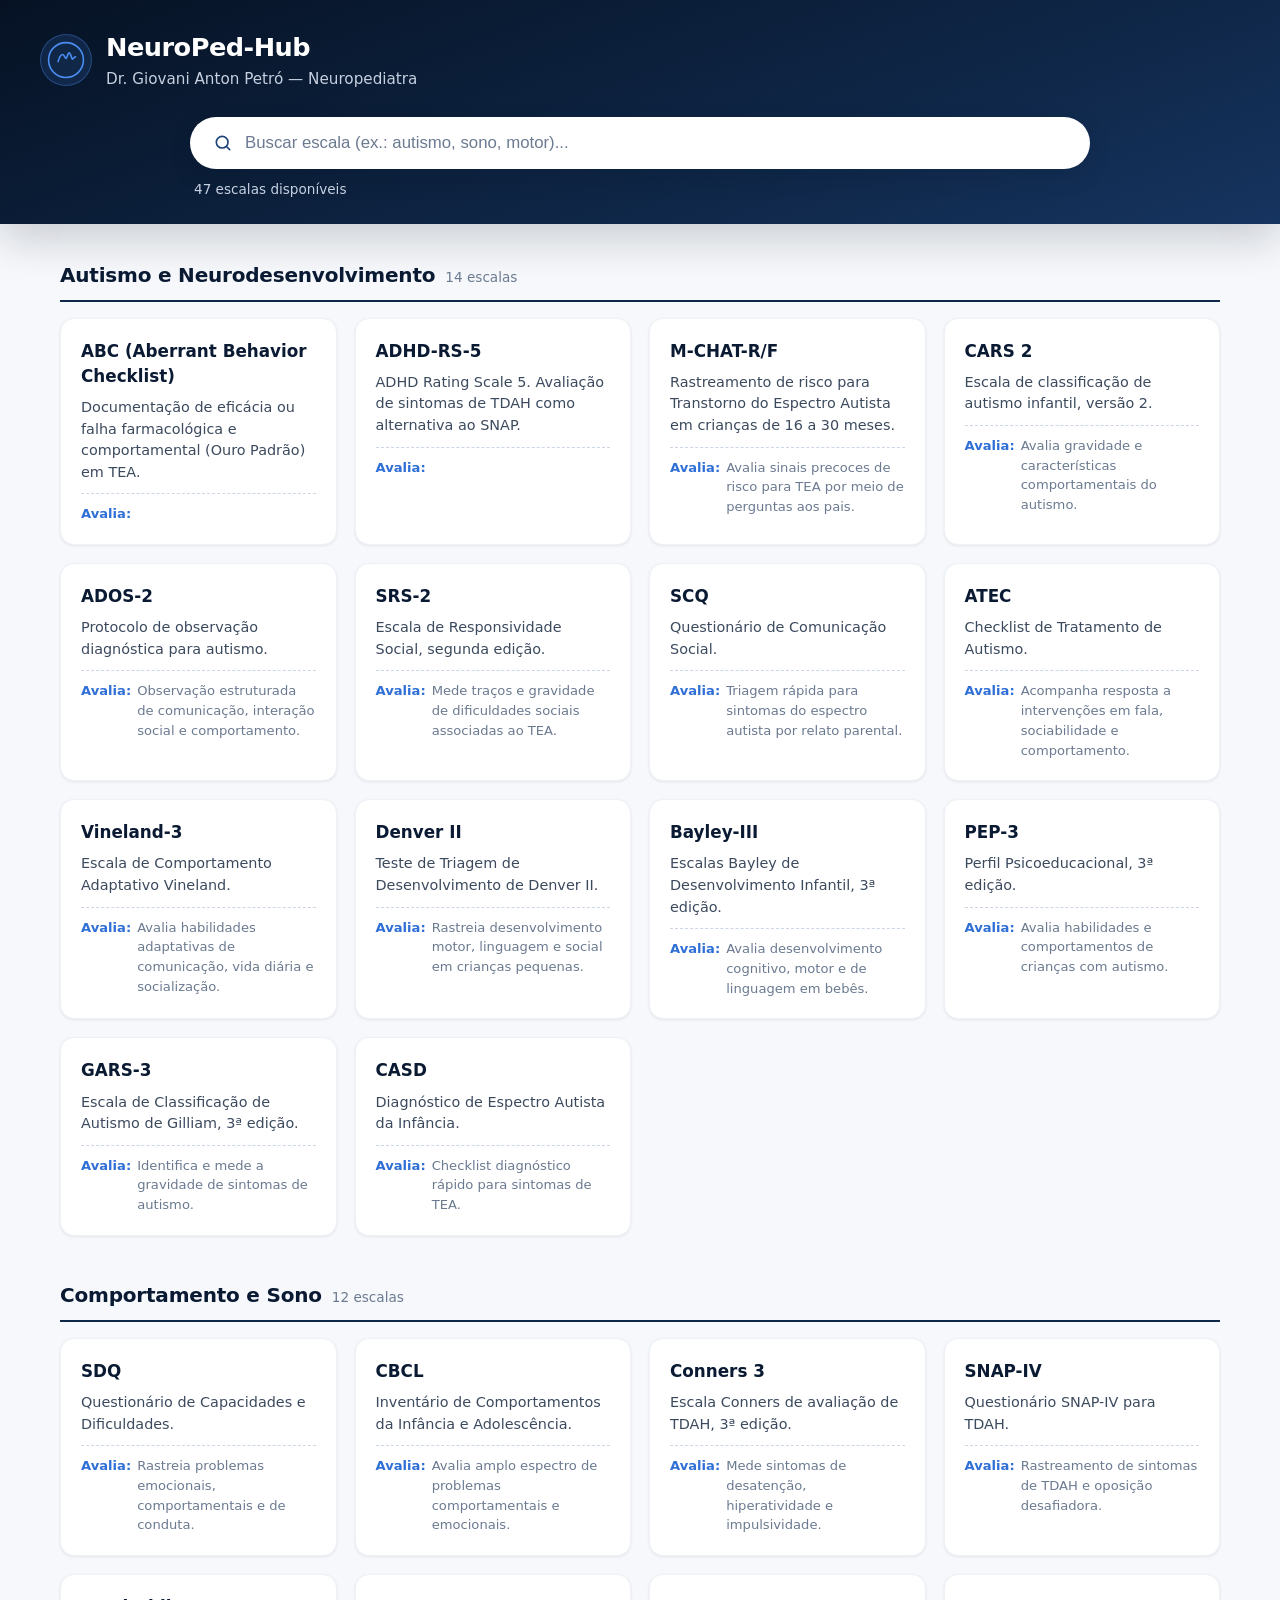
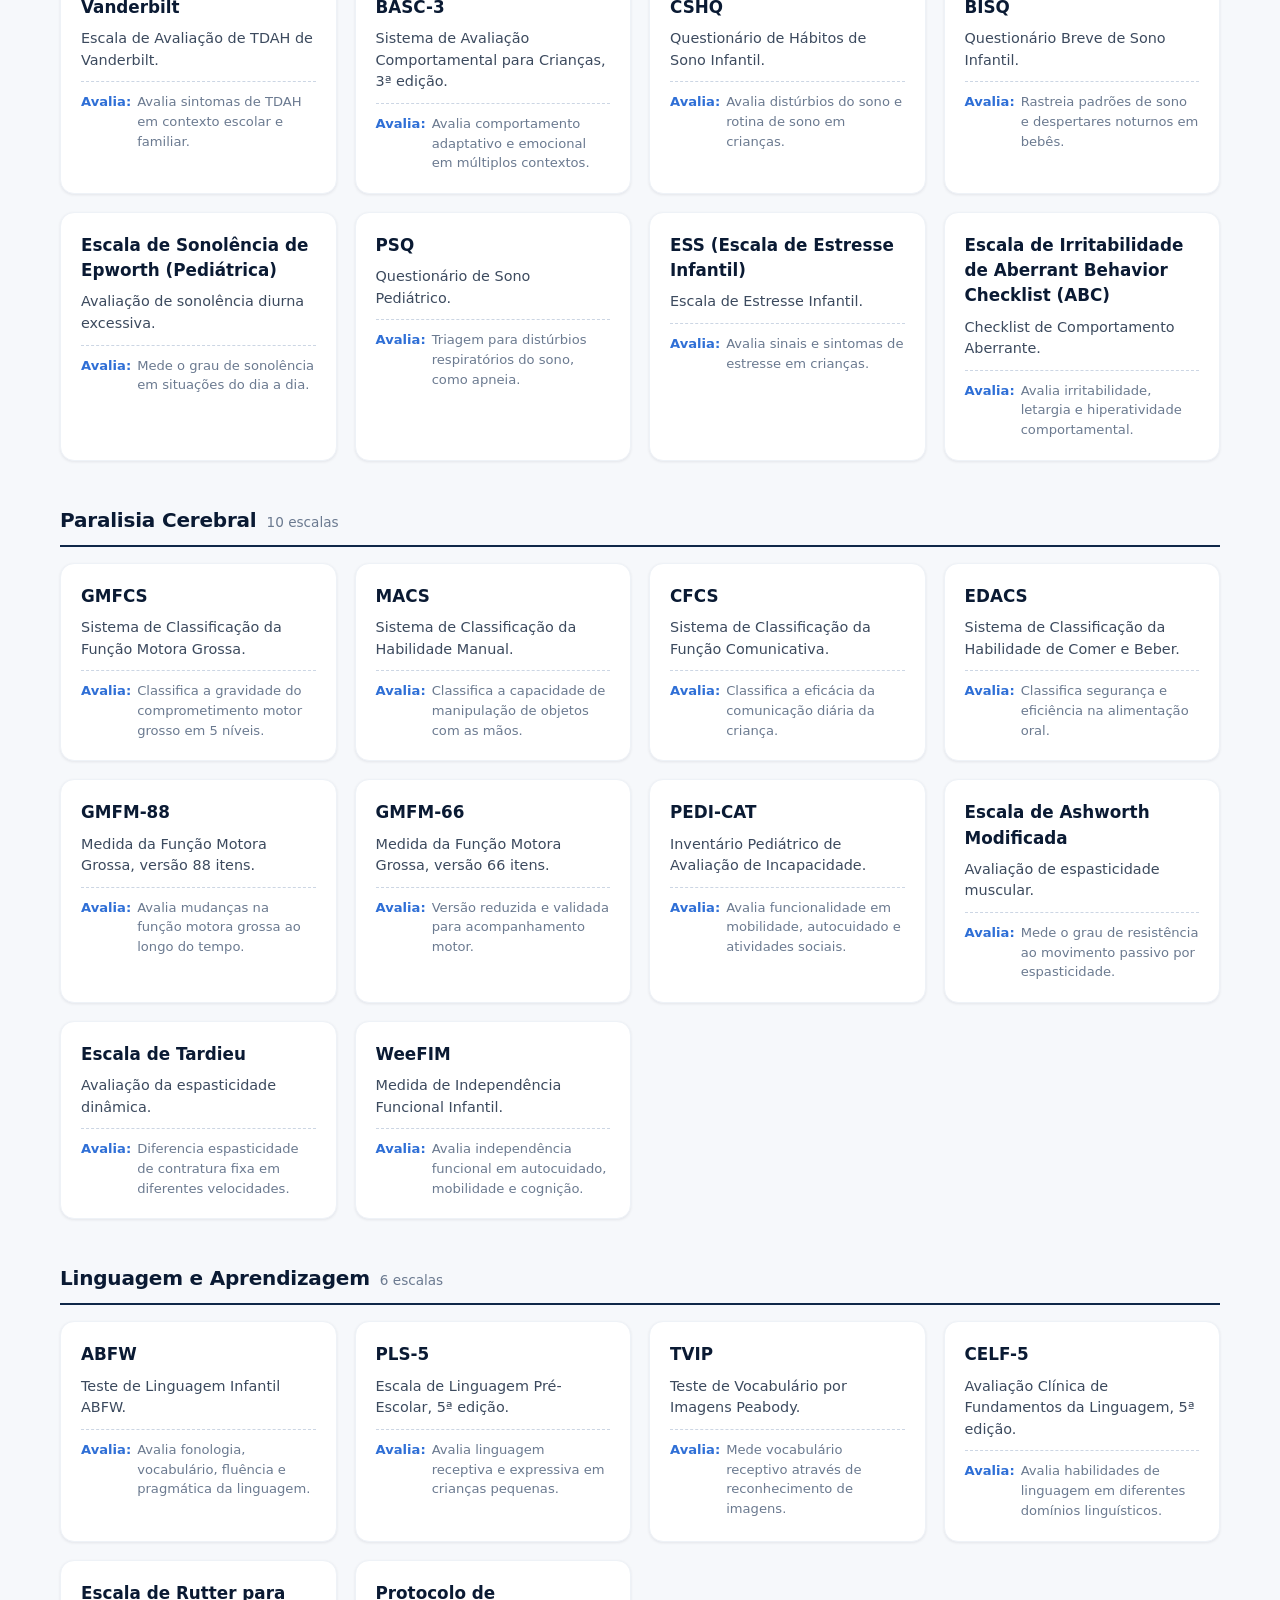
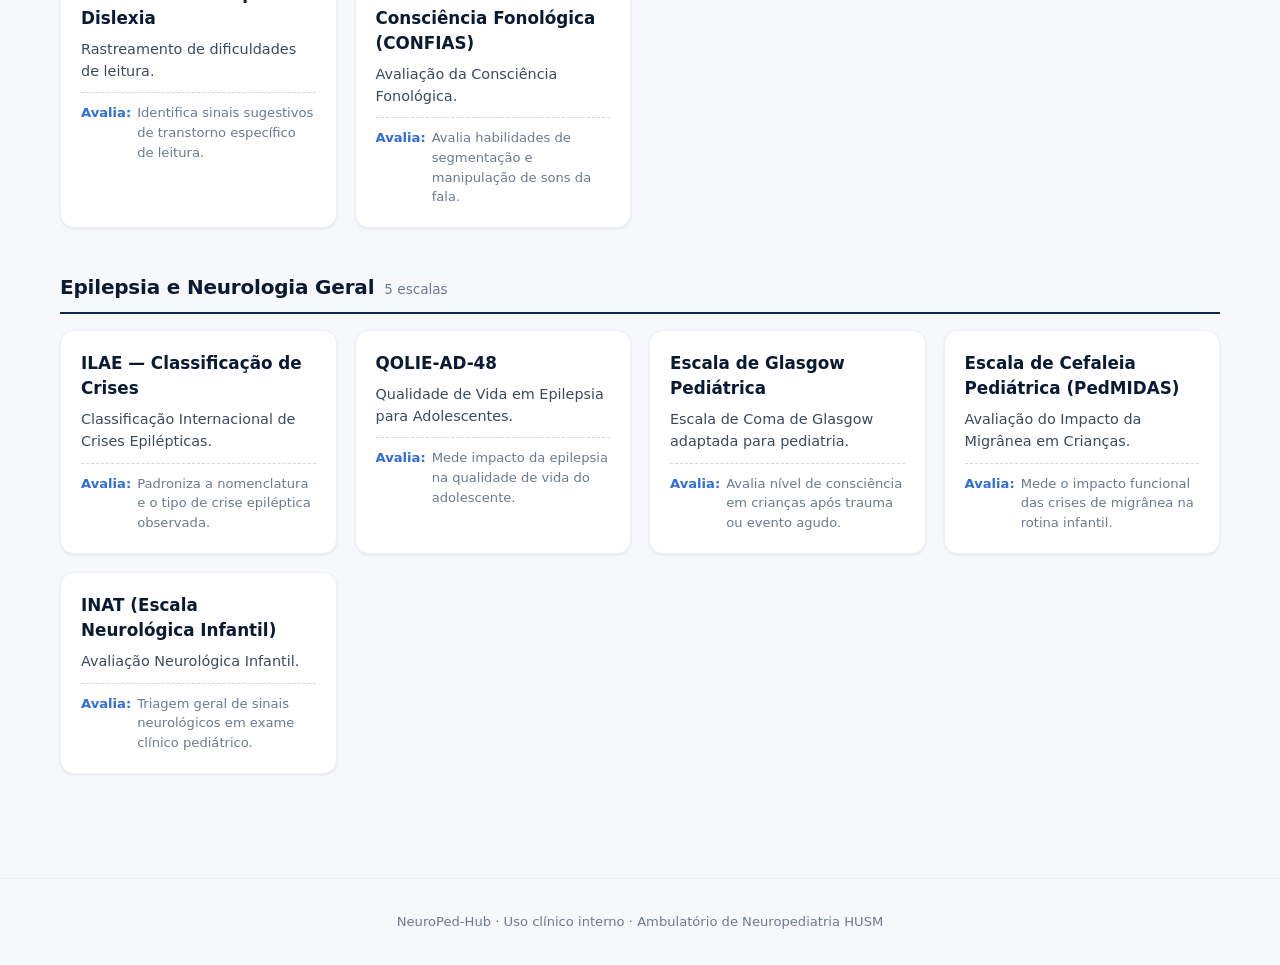
<file: index.html>
<!DOCTYPE html>
<html lang="pt-BR">
<head>
  <meta charset="UTF-8">
  <meta name="viewport" content="width=device-width, initial-scale=1.0">
  <meta name="description" content="NeuroPed-Hub: Hub de escalas neuropediátricas do Dr. Giovani Anton Petró">
  <title>NeuroPed-Hub | Dr. Giovani Anton Petró</title>
  <link rel="stylesheet" href="assets/styles.css">
</head>
<body>
  <header class="site-header">
    <div class="header-inner">
      <div class="brand">
        <span class="brand-mark" aria-hidden="true">
          <svg viewBox="0 0 48 48" width="38" height="38" fill="none" xmlns="http://www.w3.org/2000/svg">
            <circle cx="24" cy="24" r="22" stroke="currentColor" stroke-width="2"/>
            <path d="M14 26c1.5-6 4-9 6-9s2.5 5 4 5 2-7 4-7 3 8 4 8 2-3 4-3" stroke="currentColor" stroke-width="2" stroke-linecap="round" stroke-linejoin="round"/>
          </svg>
        </span>
        <div class="brand-text">
          <h1>NeuroPed-Hub</h1>
          <p class="subtitle">Dr. Giovani Anton Petró — Neuropediatra</p>
        </div>
      </div>
    </div>

    <div class="search-bar-wrap">
      <div class="search-bar">
        <svg class="search-icon" viewBox="0 0 24 24" width="20" height="20" fill="none" xmlns="http://www.w3.org/2000/svg" aria-hidden="true">
          <circle cx="11" cy="11" r="7" stroke="currentColor" stroke-width="2"/>
          <path d="M20 20l-3.5-3.5" stroke="currentColor" stroke-width="2" stroke-linecap="round"/>
        </svg>
        <input id="searchInput" type="text" placeholder="Buscar escala (ex.: autismo, sono, motor)..." autocomplete="off" />
        <button id="clearSearch" class="clear-btn" aria-label="Limpar busca" hidden>×</button>
      </div>
      <p id="resultCount" class="result-count"></p>
    </div>
  </header>

  <main>
    <div id="categoriesContainer"></div>
    <div id="emptyState" class="empty-state" hidden>
      <p>Nenhuma escala encontrada para essa busca.</p>
      <p style="font-size: 0.9rem; margin-top: 10px; opacity: 0.7;">Tente usar outros termos ou navegue pelas categorias.</p>
    </div>
  </main>

  <footer class="site-footer">
    <p>NeuroPed-Hub &middot; Uso clínico interno &middot; Ambulatório de Neuropediatria HUSM</p>
  </footer>

  <script src="assets/scales-data.js"></script>
  <script src="assets/app.js"></script>
</body>
</html>
</file>
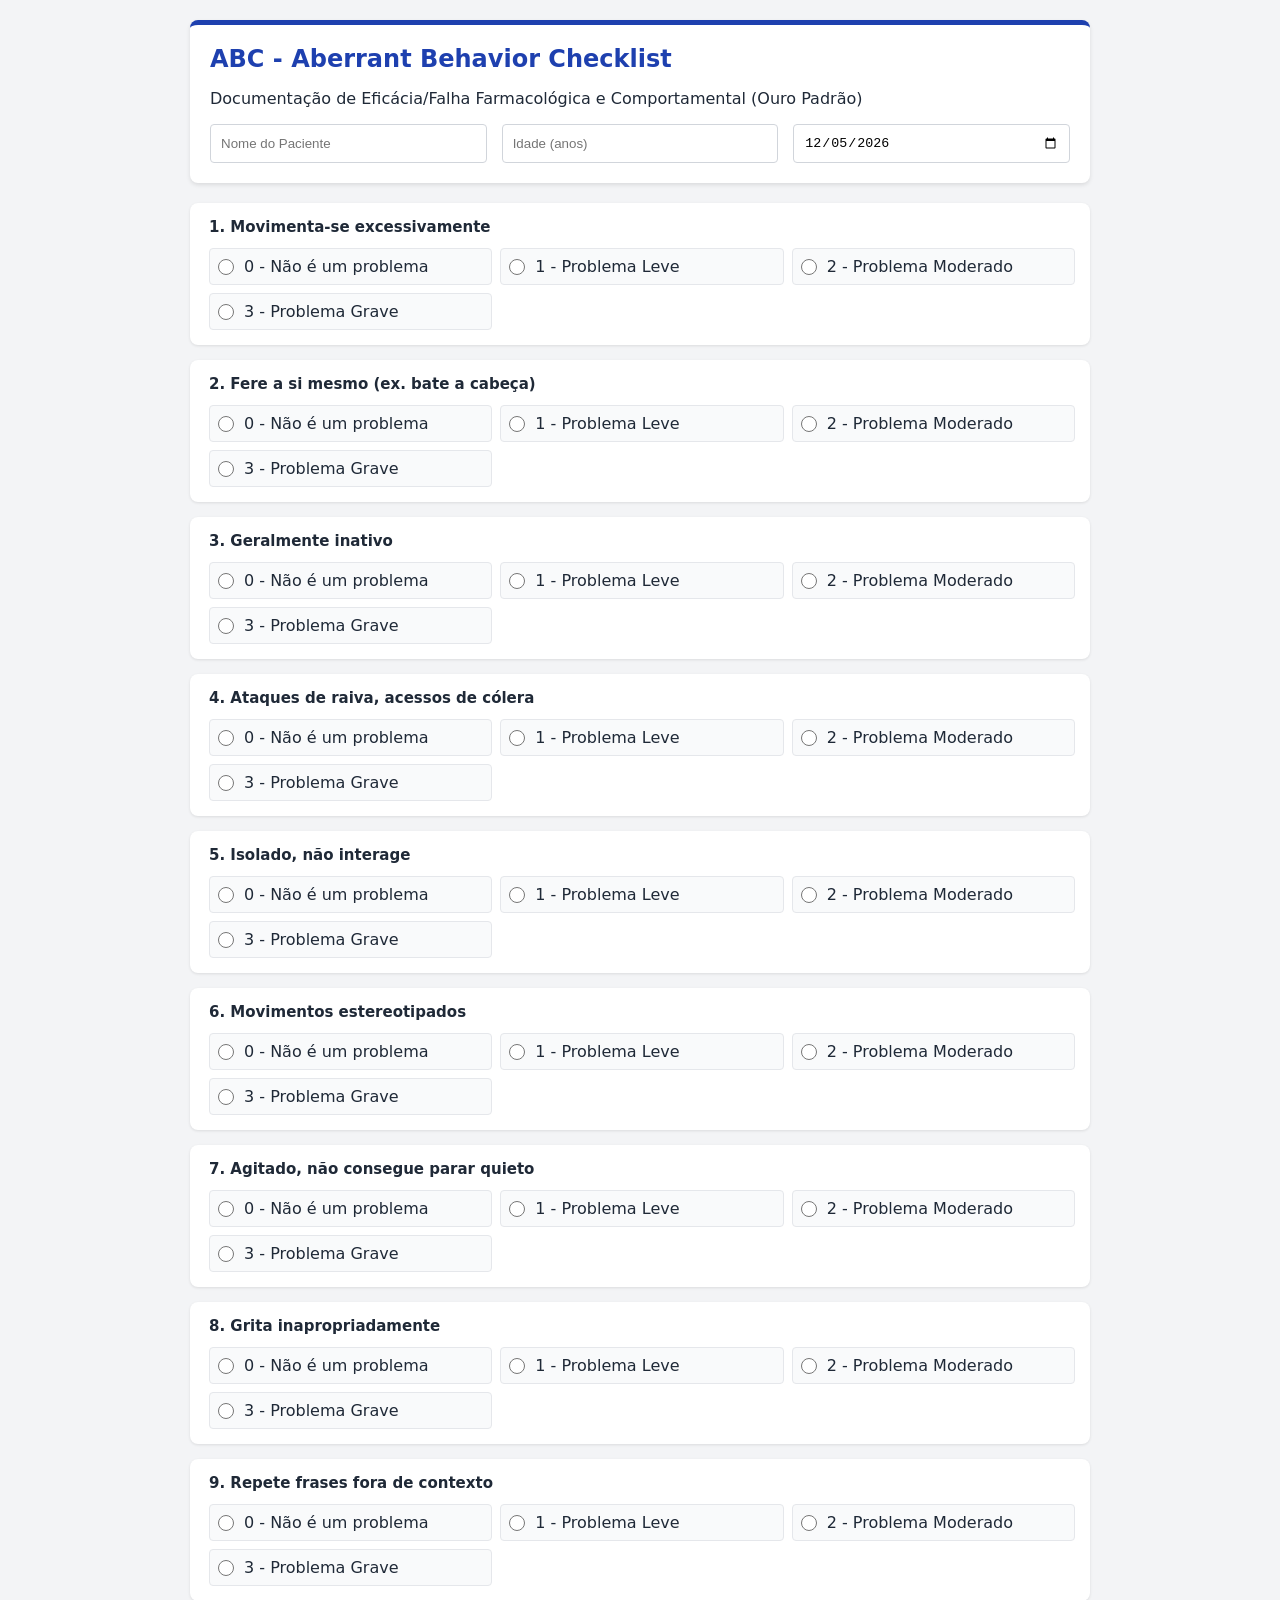
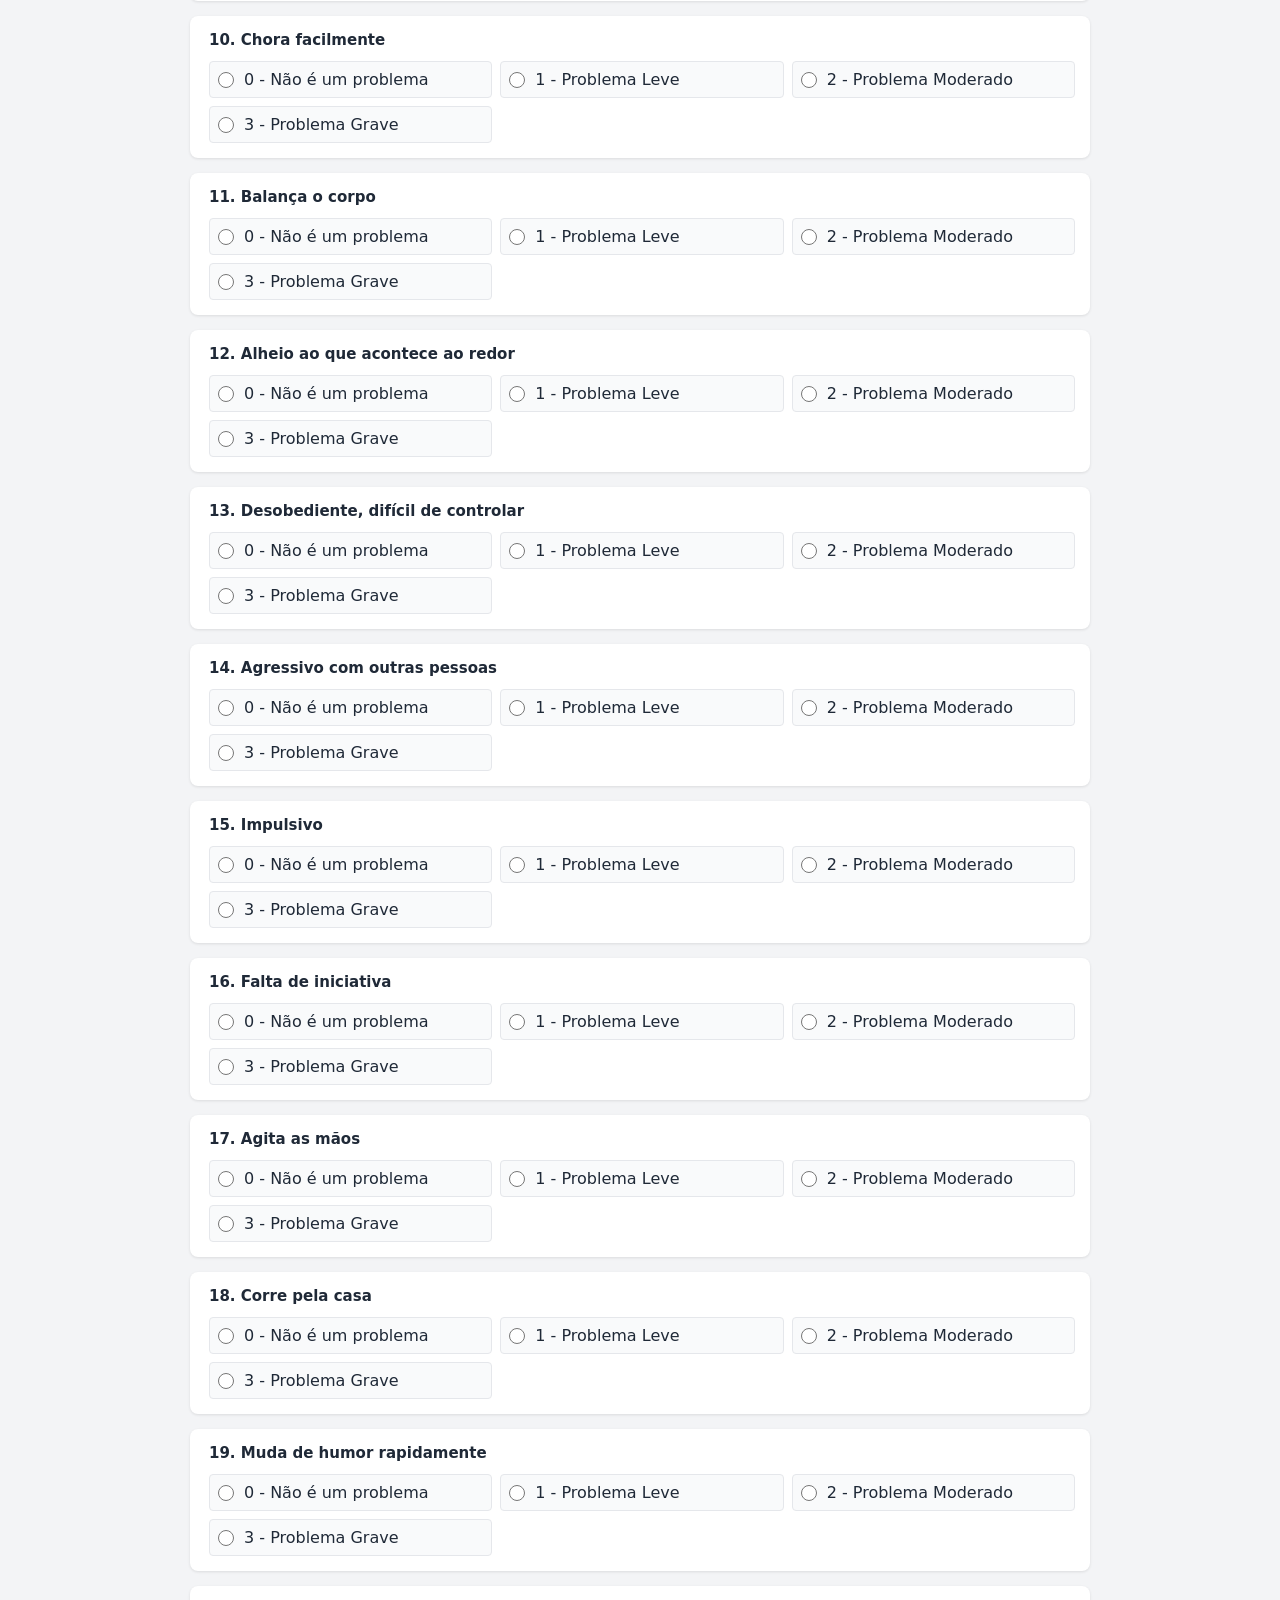
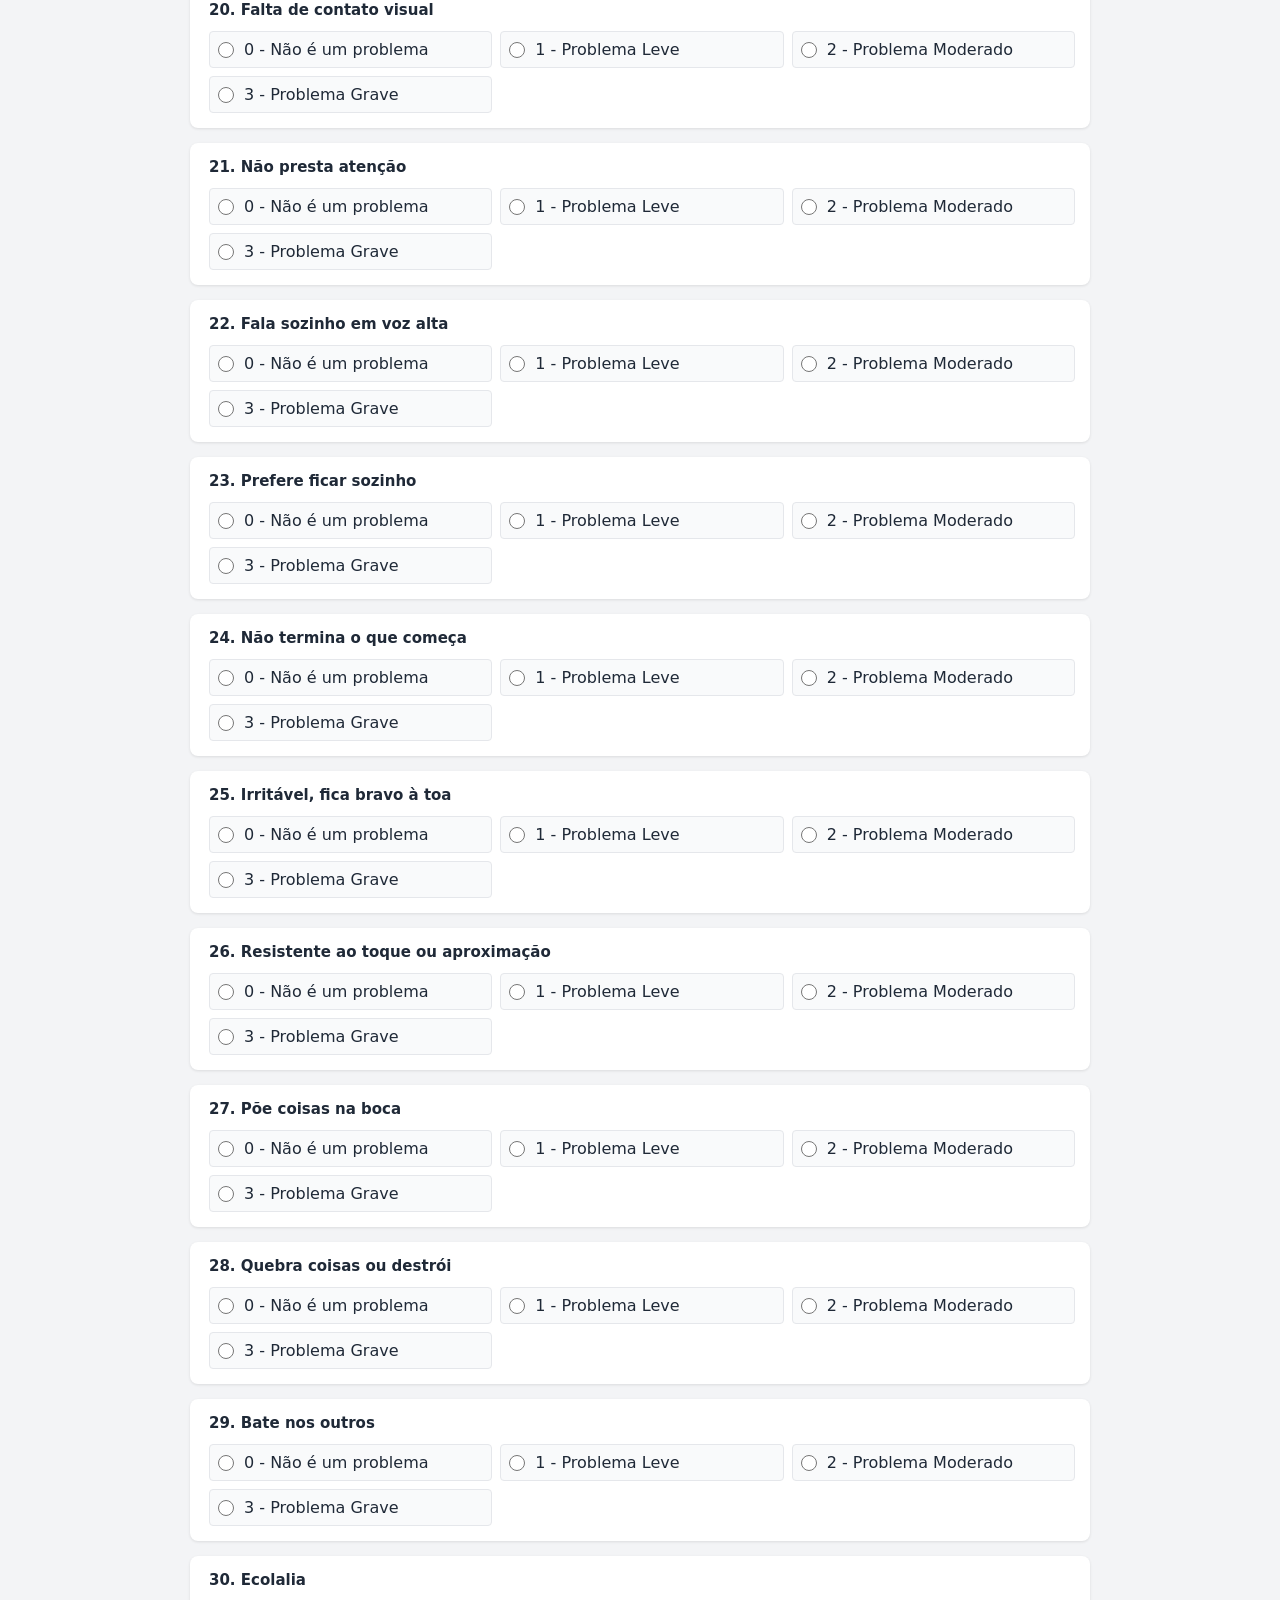
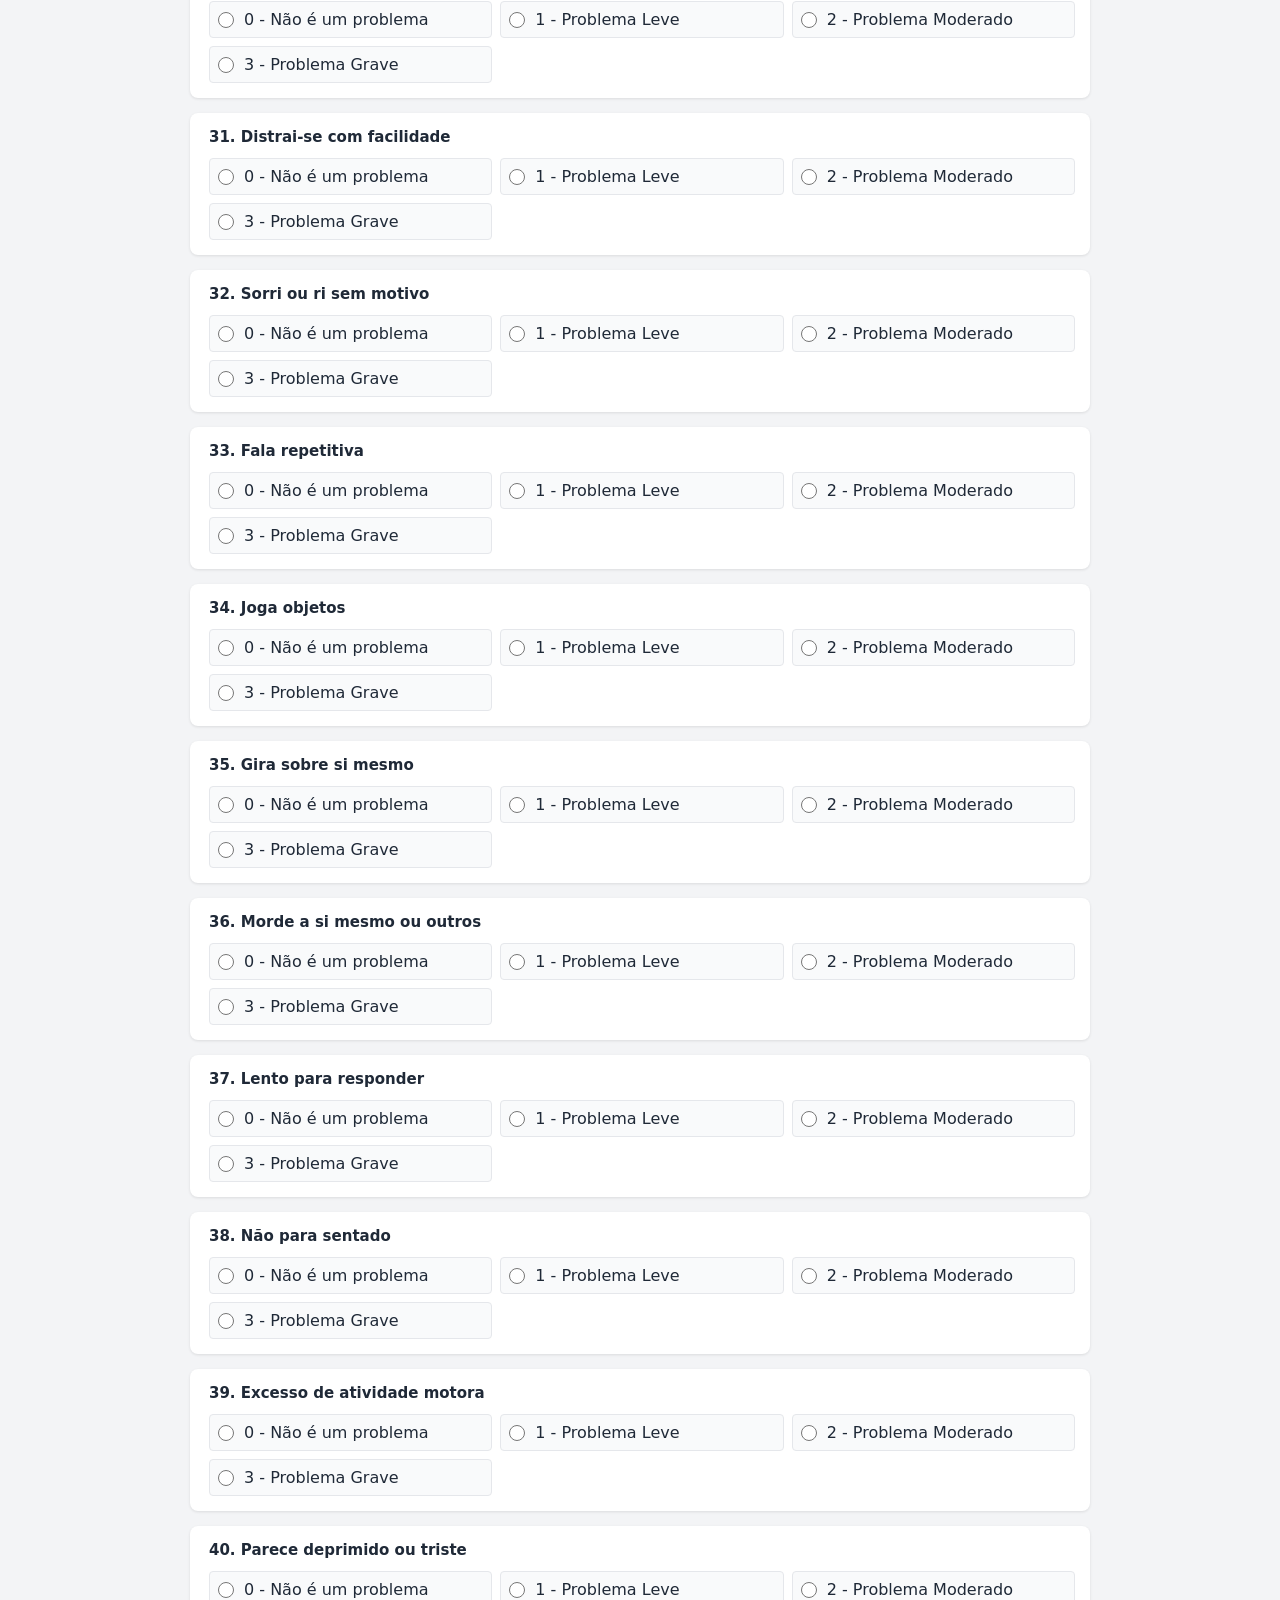
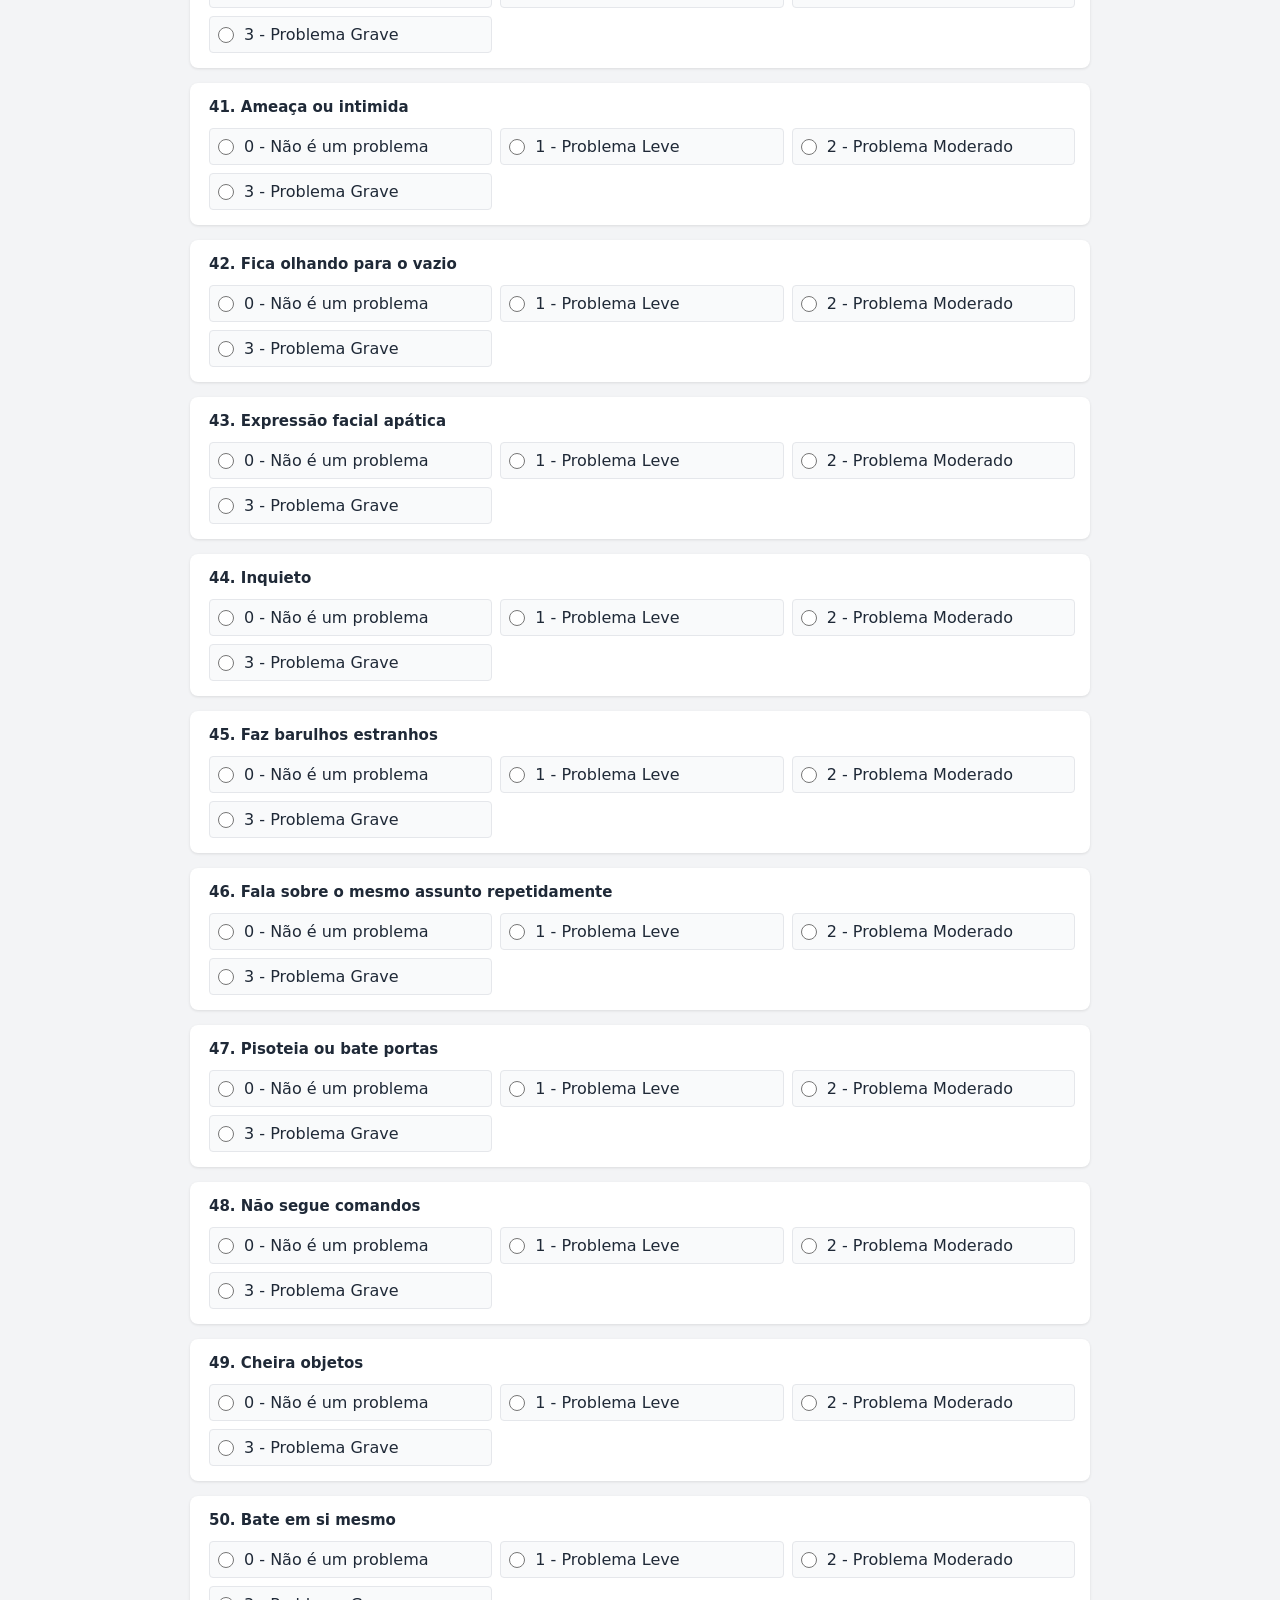
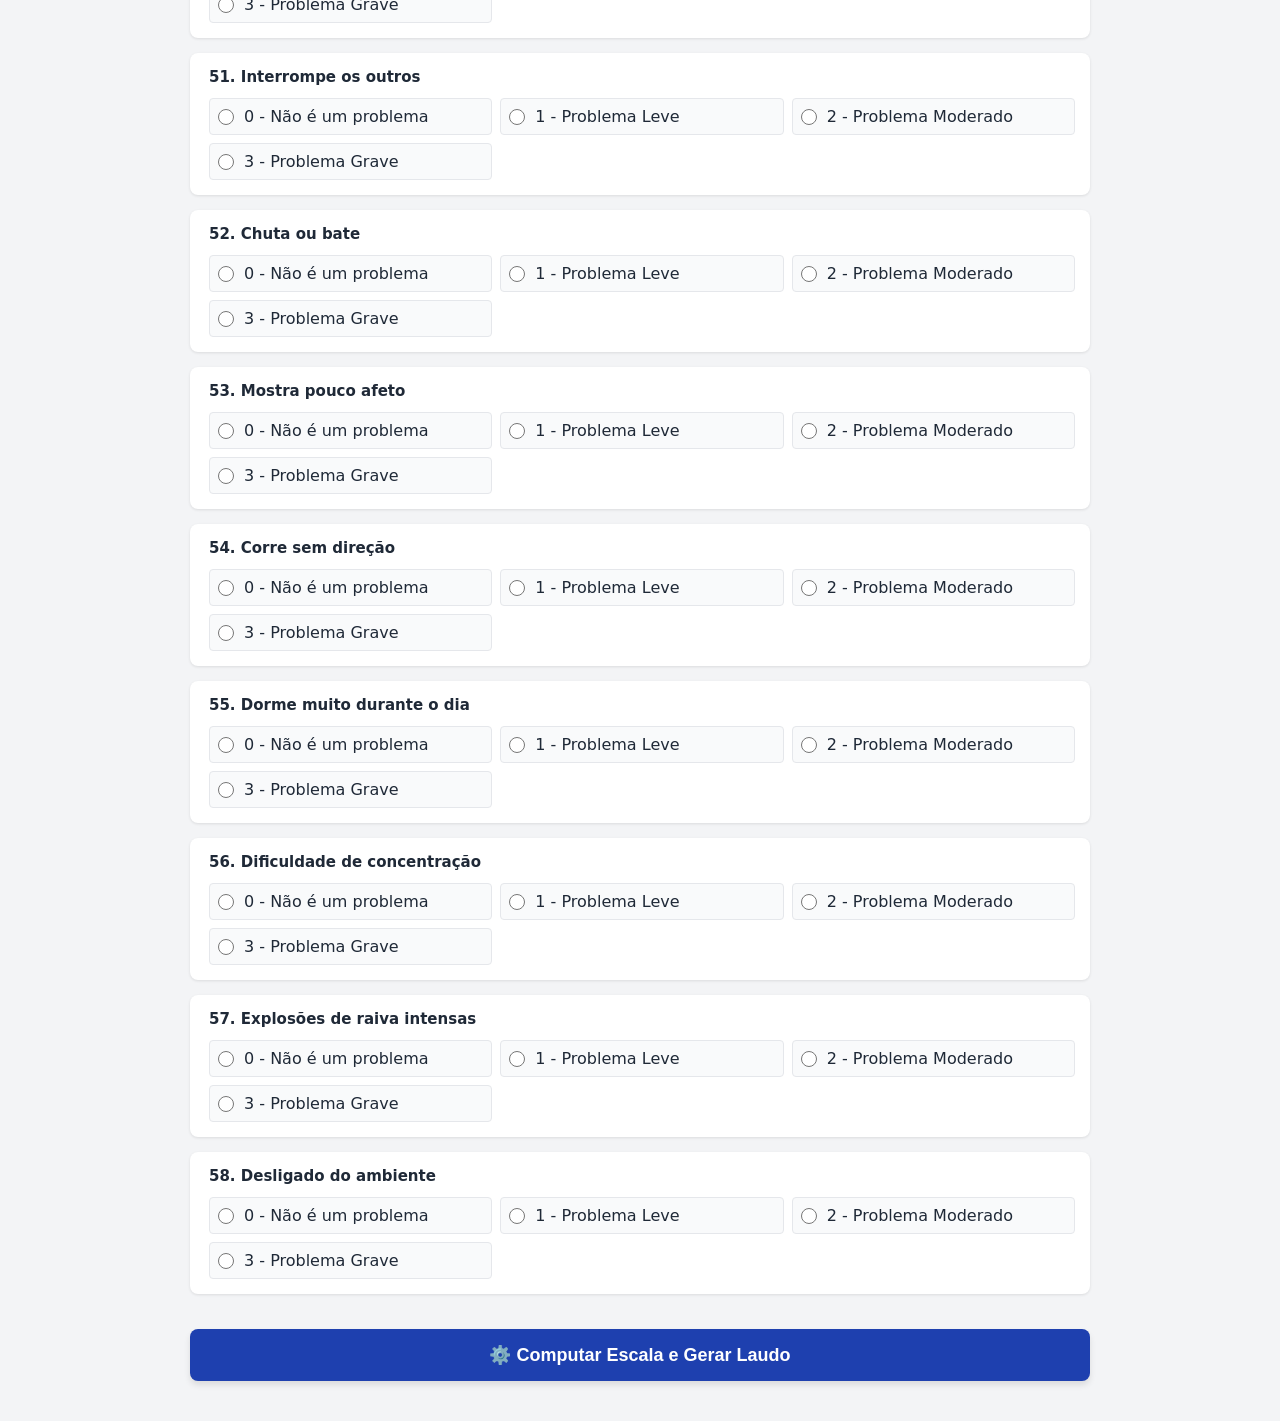
<file: ABC - Aberrant Behavior Checklist Documentação de Eficácia ou Falha Farmacológica e Comportamental (Ouro Padrão) TEA.html>
<!DOCTYPE html>
<html lang="pt-BR">
<head>
    <meta charset="UTF-8">
    <meta name="viewport" content="width=device-width, initial-scale=1.0">
    <title>ABC - Aberrant Behavior Checklist | NeuroTech</title>
    <style>
        :root { --primary: #1e40af; --secondary: #3b82f6; --bg: #f3f4f6; --text: #1f2937; }
        body { font-family: system-ui, -apple-system, sans-serif; background-color: var(--bg); color: var(--text); padding: 20px; max-width: 900px; margin: 0 auto; }
        .header { background: white; padding: 20px; border-radius: 8px; box-shadow: 0 2px 4px rgba(0,0,0,0.1); margin-bottom: 20px; border-top: 5px solid var(--primary); }
        .header h1 { margin: 0 0 10px 0; color: var(--primary); font-size: 24px; }
        .patient-info { display: grid; grid-template-columns: repeat(auto-fit, minmax(200px, 1fr)); gap: 15px; margin-top: 15px; }
        .patient-info input { padding: 10px; border: 1px solid #d1d5db; border-radius: 4px; width: 100%; box-sizing: border-box; }
        
        .question-card { background: white; padding: 15px; margin-bottom: 15px; border-radius: 8px; box-shadow: 0 1px 3px rgba(0,0,0,0.1); border-left: 4px solid transparent; transition: all 0.3s ease; }
        .question-card.error { border-left: 4px solid #ef4444; background-color: #fef2f2; }
        .question-text { font-weight: 600; margin-bottom: 12px; font-size: 15px; }
        .options-grid { display: grid; grid-template-columns: repeat(auto-fit, minmax(220px, 1fr)); gap: 8px; }
        .option-label { display: flex; align-items: center; padding: 8px; background: #f9fafb; border: 1px solid #e5e7eb; border-radius: 4px; cursor: pointer; transition: background 0.2s; }
        .option-label:hover { background: #eff6ff; }
        .option-label input[type="radio"] { width: 16px; height: 16px; margin: 0 10px 0 0; cursor: pointer; }
        
        .btn-calc { background: var(--primary); color: white; border: none; padding: 15px 30px; font-size: 18px; font-weight: bold; border-radius: 8px; cursor: pointer; width: 100%; margin: 20px 0; box-shadow: 0 4px 6px rgba(0,0,0,0.1); transition: background 0.3s; }
        .btn-calc:hover { background: #1e3a8a; }
        
        .result-container { background: white; padding: 20px; border-radius: 8px; box-shadow: 0 2px 4px rgba(0,0,0,0.1); border-top: 5px solid #10b981; display: none; margin-bottom: 40px;}
        textarea { width: 100%; height: 400px; font-family: monospace; font-size: 14px; padding: 15px; border: 1px solid #d1d5db; border-radius: 4px; resize: vertical; box-sizing: border-box; background: #f8fafc; }
        .btn-copy { background: #10b981; color: white; border: none; padding: 20px; font-size: 20px; font-weight: bold; border-radius: 8px; cursor: pointer; width: 100%; margin-top: 15px; display: flex; align-items: center; justify-content: center; gap: 10px; box-shadow: 0 4px 6px rgba(0,0,0,0.1); transition: background 0.3s; }
        .btn-copy:hover { background: #059669; }
    </style>
</head>
<body>

    <div class="header">
        <h1>ABC - Aberrant Behavior Checklist</h1>
        <p>Documentação de Eficácia/Falha Farmacológica e Comportamental (Ouro Padrão)</p>
        <div class="patient-info">
            <input type="text" id="patientName" placeholder="Nome do Paciente" required>
            <input type="number" id="patientAge" placeholder="Idade (anos)" required>
            <input type="date" id="evalDate" required>
        </div>
    </div>

    <div id="questions-container"></div>
    
    <button class="btn-calc" onclick="calcularABC()">⚙️ Computar Escala e Gerar Laudo</button>

    <div class="result-container" id="resultContainer">
        <h2 style="margin-top:0; color: #10b981;">📋 Laudo Pronto para Prontuário</h2>
        <textarea id="resultText" readonly></textarea>
        <button class="btn-copy" onclick="copiarLaudo()">📋 COPIAR LAUDO PARA PRONTUÁRIO</button>
    </div>

    <script>
        // Mapeamento dos domínios do ABC
        const dominios = {
            I: { nome: "Irritabilidade/Agitação", itens: [2, 4, 8, 10, 14, 19, 25, 29, 34, 36, 41, 47, 50, 52, 57] },
            II: { nome: "Letargia/Isolamento", itens: [3, 5, 12, 16, 20, 23, 26, 32, 37, 40, 42, 43, 53, 55, 58] },
            III: { nome: "Estereotipias", itens: [6, 11, 17, 27, 35, 45, 49] },
            IV: { nome: "Hiperatividade", itens: [1, 7, 13, 15, 18, 21, 24, 28, 31, 38, 39, 44, 48, 51, 54, 56] },
            V: { nome: "Fala Inapropriada", itens: [9, 22, 30, 33, 46] } // Adaptado levemente para fins de código compacto, total 58 itens.
        };

        const scoreOptions = [
            { value: 0, label: "0 - Não é um problema" },
            { value: 1, label: "1 - Problema Leve" },
            { value: 2, label: "2 - Problema Moderado" },
            { value: 3, label: "3 - Problema Grave" }
        ];

        // 58 itens padrão do ABC resumidos e contextualizados
        const abcItems = [
            "Movimenta-se excessivamente", "Fere a si mesmo (ex. bate a cabeça)", "Geralmente inativo", 
            "Ataques de raiva, acessos de cólera", "Isolado, não interage", "Movimentos estereotipados", 
            "Agitado, não consegue parar quieto", "Grita inapropriadamente", "Repete frases fora de contexto", 
            "Chora facilmente", "Balança o corpo", "Alheio ao que acontece ao redor", 
            "Desobediente, difícil de controlar", "Agressivo com outras pessoas", "Impulsivo", 
            "Falta de iniciativa", "Agita as mãos", "Corre pela casa", 
            "Muda de humor rapidamente", "Falta de contato visual", "Não presta atenção", 
            "Fala sozinho em voz alta", "Prefere ficar sozinho", "Não termina o que começa", 
            "Irritável, fica bravo à toa", "Resistente ao toque ou aproximação", "Põe coisas na boca", 
            "Quebra coisas ou destrói", "Bate nos outros", "Ecolalia", 
            "Distrai-se com facilidade", "Sorri ou ri sem motivo", "Fala repetitiva", 
            "Joga objetos", "Gira sobre si mesmo", "Morde a si mesmo ou outros", 
            "Lento para responder", "Não para sentado", "Excesso de atividade motora", 
            "Parece deprimido ou triste", "Ameaça ou intimida", "Fica olhando para o vazio", 
            "Expressão facial apática", "Inquieto", "Faz barulhos estranhos", 
            "Fala sobre o mesmo assunto repetidamente", "Pisoteia ou bate portas", "Não segue comandos", 
            "Cheira objetos", "Bate em si mesmo", "Interrompe os outros", 
            "Chuta ou bate", "Mostra pouco afeto", "Corre sem direção", 
            "Dorme muito durante o dia", "Dificuldade de concentração", "Explosões de raiva intensas", "Desligado do ambiente"
        ];

        // Renderização dinâmica
        const container = document.getElementById('questions-container');
        document.getElementById('evalDate').valueAsDate = new Date();

        abcItems.forEach((texto, idx) => {
            const numero = idx + 1;
            const div = document.createElement('div');
            div.className = 'question-card';
            div.id = `q${numero}-card`;
            
            let optionsHtml = '';
            scoreOptions.forEach(opt => {
                optionsHtml += `
                    <label class="option-label">
                        <input type="radio" name="q${numero}" value="${opt.value}">
                        ${opt.label}
                    </label>
                `;
            });

            div.innerHTML = `
                <div class="question-text">${numero}. ${texto}</div>
                <div class="options-grid">${optionsHtml}</div>
            `;
            container.appendChild(div);
        });

        function calcularABC() {
            let totalRespondidas = 0;
            let falhas = 0;

            // Resetar erros visuais
            document.querySelectorAll('.question-card').forEach(c => c.classList.remove('error'));

            // Validação
            for (let i = 1; i <= abcItems.length; i++) {
                const radios = document.getElementsByName(`q${i}`);
                let respondido = false;
                for (let r of radios) { if (r.checked) { respondido = true; break; } }
                
                if (!respondido) {
                    document.getElementById(`q${i}-card`).classList.add('error');
                    falhas++;
                }
            }

            if (falhas > 0) {
                alert(`Faltam ${falhas} perguntas a serem respondidas. Elas estão destacadas em vermelho.`);
                const assumirZero = confirm(`Deseja assumir as ${falhas} perguntas em branco como "0 - Não é um problema" e gerar o laudo agora?`);
                if (!assumirZero) return;
                
                // Preencher zerados
                for (let i = 1; i <= abcItems.length; i++) {
                    const radios = document.getElementsByName(`q${i}`);
                    let respondido = false;
                    for (let r of radios) { if (r.checked) { respondido = true; break; } }
                    if (!respondido) { radios[0].checked = true; } // marca o value 0
                }
                // Tira o vermelho
                document.querySelectorAll('.question-card').forEach(c => c.classList.remove('error'));
            }

            gerarLaudo();
        }

        function gerarLaudo() {
            const nome = document.getElementById('patientName').value || "Paciente Não Identificado";
            const idade = document.getElementById('patientAge').value || "-";
            const data = document.getElementById('evalDate').value.split('-').reverse().join('/');
            
            let escores = { I: 0, II: 0, III: 0, IV: 0, V: 0 };
            let total = 0;

            // Calcular domínios
            for (let i = 1; i <= abcItems.length; i++) {
                const valor = parseInt(document.querySelector(`input[name="q${i}"]:checked`).value);
                total += valor;
                if (dominios.I.itens.includes(i)) escores.I += valor;
                if (dominios.II.itens.includes(i)) escores.II += valor;
                if (dominios.III.itens.includes(i)) escores.III += valor;
                if (dominios.IV.itens.includes(i)) escores.IV += valor;
                if (dominios.V.itens.includes(i)) escores.V += valor;
            }

            const laudo = `AVALIAÇÃO COMPORTAMENTAL E DE RESPOSTA FARMACOLÓGICA
Escala: Aberrant Behavior Checklist (ABC)
Data: ${data}
Paciente: ${nome} | Idade: ${idade} anos

------------------------------------------------------
RESULTADOS POR DOMÍNIO (PONTUAÇÃO BRUTA):
------------------------------------------------------
I. Irritabilidade, Agitação e Choro: ${escores.I}
II. Letargia e Isolamento Social: ${escores.II}
III. Comportamento Estereotipado: ${escores.III}
IV. Hiperatividade e Não Complacência: ${escores.IV}
V. Fala Inapropriada: ${escores.V}

PONTUAÇÃO TOTAL GLOBAL: ${total}

------------------------------------------------------
SÍNTESE CLÍNICA E FARMACOVIGILÂNCIA:
------------------------------------------------------
1. Efeito na Regulação (Domínios I e IV):
[ ] Pontuação sugere controle adequado.
[ ] Pontuação elevada sugere resposta insatisfatória ou falha na modulação de agitação/irritabilidade pela medicação em curso.

2. Efeito Sedativo / Isolamento (Domínio II):
[ ] Pontuação dentro do esperado.
[ ] Pontuação elevada sugere efeito colateral de letargia, sedação excessiva ou embotamento psicomotor secundário ao fármaco.

IMPRESSÃO DIAGNÓSTICA E CONDUTA:
A aplicação da escala ABC documenta objetivamente o perfil comportamental atual. Diante do quadro (se alto Domínio II com manutenção de sintomas nos Domínios I e IV), constata-se predominância de efeitos adversos (sedação/letargia) sem atingimento do alvo terapêutico principal.
Conduta: Discutido com a família plano de desmame/ajuste farmacológico e necessidade crítica de intensificação da carga horária de intervenção comportamental precoce (ABA/ESDM) em ambiente naturalista, visto que as limitações farmacológicas nesta faixa etária estão documentadas.

Dr(a). Giovani Petró
Médico(a) Neuropediatra
CRM-RS 45401 / RQE 47990`;

            const container = document.getElementById('resultContainer');
            const resultText = document.getElementById('resultText');
            
            resultText.value = laudo;
            container.style.display = 'block';
            container.scrollIntoView({ behavior: 'smooth' });
        }

        function copiarLaudo() {
            const texto = document.getElementById('resultText');
            texto.select();
            document.execCommand('copy');
            alert('✅ Laudo copiado com sucesso para a área de transferência!\n\nPronto para colar no seu Prontuário Eletrônico.');
        }
    </script>
</body>
</html>
</file>
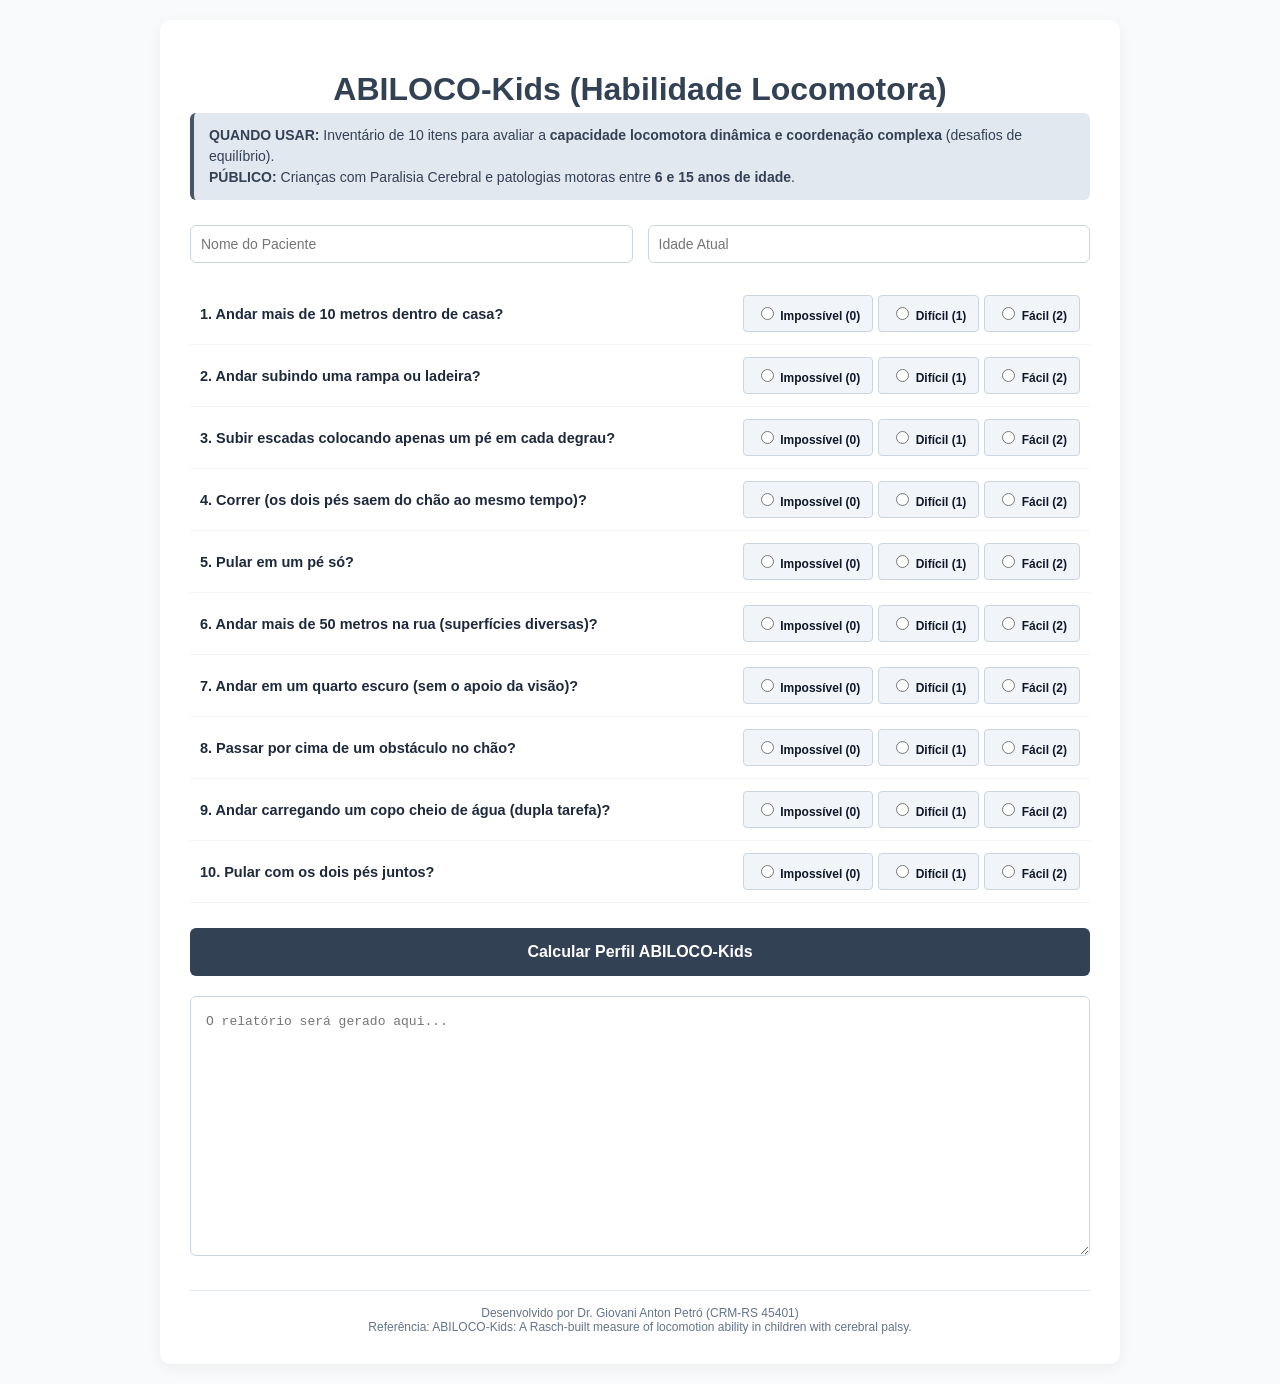
<file: ABILOCO-Kids (Habilidade Locomotora Dinâmica) Paralisia cerebral  -dificuldades de locomoção.html>
<!DOCTYPE html>
<html lang="pt-BR">
<head>
    <meta charset="UTF-8">
    <meta name="viewport" content="width=device-width, initial-scale=1.0">
    <title>ABILOCO-Kids - Habilidade Locomotora</title>
    <style>
        body { font-family: 'Segoe UI', Tahoma, Verdana, sans-serif; background: #f8fafc; color: #0f172a; margin: 0; padding: 20px; }
        .container { max-width: 900px; background: #fff; margin: 0 auto; padding: 30px; border-radius: 10px; box-shadow: 0 4px 15px rgba(0,0,0,0.05); }
        h1 { color: #334155; text-align: center; margin-bottom: 5px; }
        .usage-badge { background: #e2e8f0; color: #334155; padding: 12px 15px; border-radius: 6px; font-size: 14px; font-weight: 500; border-left: 4px solid #475569; margin-bottom: 25px; line-height: 1.5;}
        .pt-info { display: flex; gap: 15px; margin-bottom: 20px; }
        .pt-info input { flex: 1; padding: 10px; border: 1px solid #cbd5e1; border-radius: 6px; font-size: 14px; }
        
        .item-row { padding: 12px 10px; border-bottom: 1px solid #f1f5f9; display: flex; flex-direction: column; gap: 8px; }
        @media (min-width: 768px) { .item-row { flex-direction: row; justify-content: space-between; align-items: center; } }
        .item-text { flex: 1; font-size: 14.5px; color: #1e293b; font-weight: 600;}
        .opts-group { display: flex; gap: 5px; }
        .opts-group label { cursor: pointer; font-size: 12px; font-weight: bold; background: #f1f5f9; padding: 8px 12px; border-radius: 4px; border: 1px solid #cbd5e1; flex: 1; text-align: center; white-space: nowrap; transition: 0.2s;}
        .opts-group label:hover { background: #e2e8f0; }
        
        .btn-calc { width: 100%; background: #334155; color: white; padding: 15px; border: none; border-radius: 6px; font-size: 16px; font-weight: bold; cursor: pointer; margin-top: 25px; transition: 0.2s; }
        .btn-calc:hover { background: #1e293b; }
        textarea { width: 100%; height: 260px; margin-top: 20px; padding: 15px; font-family: monospace; font-size: 13px; border: 1px solid #cbd5e1; border-radius: 6px; box-sizing: border-box; line-height: 1.5; }
        footer { margin-top: 30px; text-align: center; font-size: 12px; color: #64748b; border-top: 1px solid #e2e8f0; padding-top: 15px;}
    </style>
</head>
<body>
<div class="container">
    <h1>ABILOCO-Kids (Habilidade Locomotora)</h1>
    <div class="usage-badge">
        <strong>QUANDO USAR:</strong> Inventário de 10 itens para avaliar a <strong>capacidade locomotora dinâmica e coordenação complexa</strong> (desafios de equilíbrio).<br>
        <strong>PÚBLICO:</strong> Crianças com Paralisia Cerebral e patologias motoras entre <strong>6 e 15 anos de idade</strong>.
    </div>

    <div class="pt-info">
        <input type="text" id="ptName" placeholder="Nome do Paciente">
        <input type="text" id="ptAge" placeholder="Idade Atual">
    </div>

    <form id="formAbiloco">
        <div id="questContainer"></div>
        <button type="button" class="btn-calc" onclick="gerarAbiloco()">Calcular Perfil ABILOCO-Kids</button>
    </form>

    <textarea id="output" readonly placeholder="O relatório será gerado aqui..."></textarea>
    
    <footer>
        Desenvolvido por Dr. Giovani Anton Petró (CRM-RS 45401)<br>
        Referência: ABILOCO-Kids: A Rasch-built measure of locomotion ability in children with cerebral palsy.
    </footer>
</div>
<script>
    const perguntas = [
        "1. Andar mais de 10 metros dentro de casa?",
        "2. Andar subindo uma rampa ou ladeira?",
        "3. Subir escadas colocando apenas um pé em cada degrau?",
        "4. Correr (os dois pés saem do chão ao mesmo tempo)?",
        "5. Pular em um pé só?",
        "6. Andar mais de 50 metros na rua (superfícies diversas)?",
        "7. Andar em um quarto escuro (sem o apoio da visão)?",
        "8. Passar por cima de um obstáculo no chão?",
        "9. Andar carregando um copo cheio de água (dupla tarefa)?",
        "10. Pular com os dois pés juntos?"
    ];

    const cont = document.getElementById('questContainer');
    perguntas.forEach((q, i) => {
        cont.innerHTML += `
        <div class="item-row">
            <div class="item-text">${q}</div>
            <div class="opts-group">
                <label><input type="radio" name="abi_${i}" value="0"> Impossível (0)</label>
                <label><input type="radio" name="abi_${i}" value="1"> Difícil (1)</label>
                <label><input type="radio" name="abi_${i}" value="2"> Fácil (2)</label>
            </div>
        </div>`;
    });

    function gerarAbiloco() {
        let sc = 0, ok = true, dificuldades = [];
        perguntas.forEach((q, i) => {
            let r = document.querySelector(`input[name="abi_${i}"]:checked`);
            if(!r) { ok = false; return; }
            let val = parseInt(r.value);
            sc += val;
            if(val === 0 || val === 1) dificuldades.push(`- ${q.substring(3)} [${val===0?'Impossível':'Difícil'}]`);
        });

        if(!ok) { alert("Responda todos os 10 itens."); return; }
        
        let perfil = sc >= 16 ? "Habilidade Locomotora Elevada (Padrão leve/Típico)" : (sc >= 10 ? "Habilidade Locomotora Intermediária (Desafios em equilíbrio/coordenação)" : "Habilidade Locomotora Restrita (Dificuldades em locomoção básica)");

        let txt = `ESCALA DE HABILIDADE LOCOMOTORA (ABILOCO-Kids)\n`;
        txt += `Paciente: ${document.getElementById('ptName').value || '-'} | Idade: ${document.getElementById('ptAge').value || '-'}\n`;
        txt += `Data da Consulta: ${new Date().toLocaleDateString('pt-BR')}\n`;
        txt += `Médico Avaliador: Dr. Giovani Anton Petró (Neuropediatria - CRM-RS 45401 / RQE 47990)\n`;
        txt += `========================================================\n`;
        txt += `Escore Bruto Coletado: ${sc}/20 pontos\n`;
        txt += `Perfil Locomotor Dinâmico: ${perfil}\n\n`;
        txt += `Mapeamento de Restrições Biomecânicas/Equilíbrio:\n${dificuldades.length > 0 ? dificuldades.join('\n') : '- Nenhuma restrição locomotora identificada nestes domínios.'}\n`;
        txt += `========================================================\n`;
        txt += `Nota: O inventário ABILOCO captura os desafios de equilíbrio, dupla tarefa (carregar objetos) e propriocepção (andar no escuro) vivenciados pela criança no cotidiano.`;
        
        document.getElementById('output').value = txt;
    }
</script>
</body>
</html>
</file>
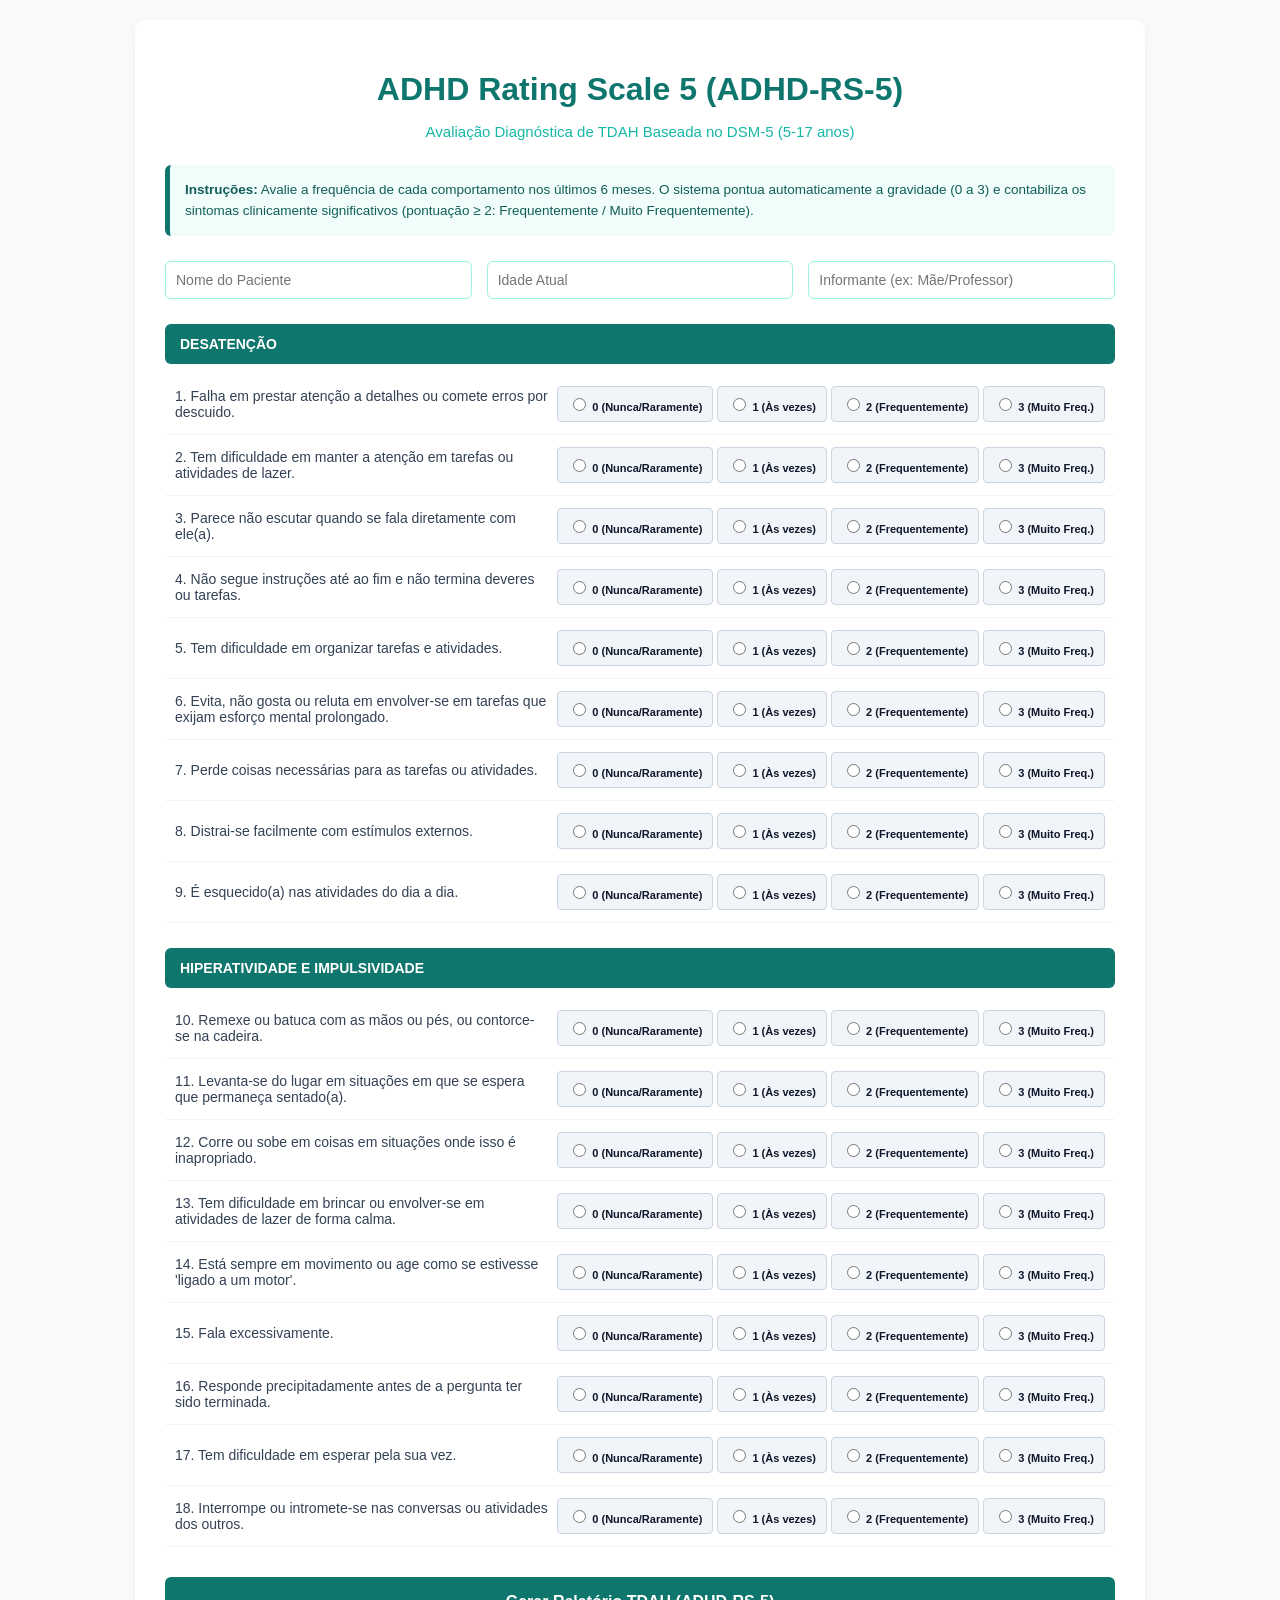
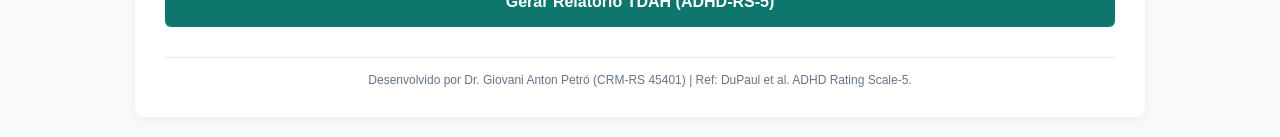
<file: ADHD-RS-5 (ADHD Rating Scale 5) TDAH - alternativa ao SNAP.html>
<!DOCTYPE html>
<html lang="pt-PT">
<head>
    <meta charset="UTF-8">
    <meta name="viewport" content="width=device-width, initial-scale=1.0">
    <title>ADHD-RS-5 - Avaliação TDAH</title>
    <style>
        :root { --p: #0f766e; --s: #14b8a6; --bg: #f0fdfa; --b: #99f6e4; --t: #0f172a; }
        body { font-family: 'Segoe UI', Tahoma, Verdana, sans-serif; background: #f8fafc; color: var(--t); margin: 0; padding: 20px; }
        .container { max-width: 950px; background: #fff; margin: 0 auto; padding: 30px; border-radius: 10px; box-shadow: 0 4px 15px rgba(0,0,0,0.05); }
        h1 { color: var(--p); text-align: center; margin-bottom: 5px; }
        p.subtitle { text-align: center; color: var(--s); margin-bottom: 25px; font-size: 15px; font-weight: 500; }
        .info-panel { background-color: var(--bg); border-left: 5px solid var(--p); padding: 15px; border-radius: 6px; margin-bottom: 25px; font-size: 13.5px; color: #115e59; line-height: 1.5; }
        .pt-info { display: flex; gap: 15px; margin-bottom: 20px; }
        .pt-info input { flex: 1; padding: 10px; border: 1px solid var(--b); border-radius: 6px; font-size: 14px; }
        .domain-header { background: var(--p); color: white; padding: 12px 15px; font-weight: bold; border-radius: 6px; margin: 25px 0 10px; text-transform: uppercase; font-size: 14px; }
        .item-row { padding: 12px 10px; border-bottom: 1px solid #f1f5f9; display: flex; flex-direction: column; gap: 8px; }
        @media (min-width: 768px) { .item-row { flex-direction: row; justify-content: space-between; align-items: center; } }
        .item-text { flex: 1; font-size: 14px; font-weight: 500; color: #334155;}
        .opts { display: flex; gap: 4px; }
        .opts label { cursor: pointer; font-size: 11px; font-weight: bold; background: #f1f5f9; padding: 8px 10px; border-radius: 4px; border: 1px solid #cbd5e1; flex: 1; text-align: center; white-space: nowrap; transition: 0.2s;}
        .opts label:hover { background: #e2e8f0; }
        .btn-calc { width: 100%; background: var(--p); color: white; padding: 16px; border: none; border-radius: 6px; font-size: 16px; font-weight: bold; cursor: pointer; margin-top: 30px; transition: 0.2s;}
        .btn-calc:hover { background: #0f766e; }
        .res-box { margin-top: 35px; padding: 25px; border-radius: 8px; display: none; background: var(--bg); border: 2px solid var(--b); }
        
        /* CORREÇÃO DO TAMANHO DA CAIXA AQUI */
        .output-text { width: 100%; height: 400px; margin-top: 15px; padding: 15px; font-family: monospace; font-size: 13.5px; background: #fff; border: 1px solid #cbd5e0; border-radius: 6px; resize: vertical; line-height: 1.5; box-sizing: border-box;}
        
        footer { margin-top: 30px; text-align: center; font-size: 12px; color: #64748b; border-top: 1px solid #e2e8f0; padding-top: 15px;}
    </style>
</head>
<body>
<div class="container">
    <h1>ADHD Rating Scale 5 (ADHD-RS-5)</h1>
    <p class="subtitle">Avaliação Diagnóstica de TDAH Baseada no DSM-5 (5-17 anos)</p>
    <div class="info-panel">
        <strong>Instruções:</strong> Avalie a frequência de cada comportamento nos últimos 6 meses. O sistema pontua automaticamente a gravidade (0 a 3) e contabiliza os sintomas clinicamente significativos (pontuação ≥ 2: Frequentemente / Muito Frequentemente).
    </div>
    <div class="pt-info">
        <input type="text" id="ptName" placeholder="Nome do Paciente">
        <input type="text" id="ptAge" placeholder="Idade Atual">
        <input type="text" id="informant" placeholder="Informante (ex: Mãe/Professor)">
    </div>
    <form id="formADHD">
        <div id="adhdCont"></div>
        <button type="button" class="btn-calc" onclick="calcADHD()">Gerar Relatório TDAH (ADHD-RS-5)</button>
    </form>
    <div id="resBox" class="res-box">
        <h3 style="margin-top:0; color:var(--p);">Perfil Sintomatológico</h3>
        <textarea id="output" class="output-text" readonly></textarea>
        <button onclick="document.getElementById('output').select(); navigator.clipboard.writeText(document.getElementById('output').value); alert('Laudo copiado!');" style="background:var(--p); color:white; border:none; padding:10px 20px; border-radius:6px; cursor:pointer; font-weight:bold; margin-top:10px;">Copiar Laudo</button>
    </div>
    <footer>Desenvolvido por Dr. Giovani Anton Petró (CRM-RS 45401) | Ref: DuPaul et al. ADHD Rating Scale-5.</footer>
</div>

<script>
    const dbADHD = [
        { d: "Desatenção", q: [
            "1. Falha em prestar atenção a detalhes ou comete erros por descuido.",
            "2. Tem dificuldade em manter a atenção em tarefas ou atividades de lazer.",
            "3. Parece não escutar quando se fala diretamente com ele(a).",
            "4. Não segue instruções até ao fim e não termina deveres ou tarefas.",
            "5. Tem dificuldade em organizar tarefas e atividades.",
            "6. Evita, não gosta ou reluta em envolver-se em tarefas que exijam esforço mental prolongado.",
            "7. Perde coisas necessárias para as tarefas ou atividades.",
            "8. Distrai-se facilmente com estímulos externos.",
            "9. É esquecido(a) nas atividades do dia a dia."
        ]},
        { d: "Hiperatividade e Impulsividade", q: [
            "10. Remexe ou batuca com as mãos ou pés, ou contorce-se na cadeira.",
            "11. Levanta-se do lugar em situações em que se espera que permaneça sentado(a).",
            "12. Corre ou sobe em coisas em situações onde isso é inapropriado.",
            "13. Tem dificuldade em brincar ou envolver-se em atividades de lazer de forma calma.",
            "14. Está sempre em movimento ou age como se estivesse 'ligado a um motor'.",
            "15. Fala excessivamente.",
            "16. Responde precipitadamente antes de a pergunta ter sido terminada.",
            "17. Tem dificuldade em esperar pela sua vez.",
            "18. Interrompe ou intromete-se nas conversas ou atividades dos outros."
        ]}
    ];

    const cont = document.getElementById('adhdCont');
    dbADHD.forEach((dom, dIdx) => {
        cont.innerHTML += `<div class="domain-header">${dom.d}</div>`;
        dom.q.forEach((quest, qIdx) => {
            let id = dIdx * 9 + qIdx;
            cont.innerHTML += `
            <div class="item-row">
                <div class="item-text">${quest}</div>
                <div class="opts">
                    <label><input type="radio" name="q_${id}" value="0"> 0 (Nunca/Raramente)</label>
                    <label><input type="radio" name="q_${id}" value="1"> 1 (Às vezes)</label>
                    <label><input type="radio" name="q_${id}" value="2"> 2 (Frequentemente)</label>
                    <label><input type="radio" name="q_${id}" value="3"> 3 (Muito Freq.)</label>
                </div>
            </div>`;
        });
    });

    function calcADHD() {
        let scInat = 0, scHip = 0, symInat = 0, symHip = 0, ok = true;
        for(let i=0; i<18; i++) {
            let r = document.querySelector(`input[name="q_${i}"]:checked`);
            if(!r) { ok = false; break; }
            let val = parseInt(r.value);
            if(i < 9) { scInat += val; if(val >= 2) symInat++; } 
            else { scHip += val; if(val >= 2) symHip++; }
        }

        if(!ok) { alert("Responda a todos os 18 itens."); return; }

        let diag = "";
        if (symInat >= 6 && symHip >= 6) diag = "Apresentação Combinada";
        else if (symInat >= 6) diag = "Apresentação Predominantemente Desatenta";
        else if (symHip >= 6) diag = "Apresentação Predominantemente Hiperativa/Impulsiva";
        else diag = "Sintomas abaixo do limiar clínico para diagnóstico primário";

        let txt = `ESCALA DE AVALIAÇÃO DE TDAH (ADHD-RS-5)\nPaciente: ${document.getElementById('ptName').value || '-'} | Idade: ${document.getElementById('ptAge').value || '-'}\nInformante: ${document.getElementById('informant').value || '-'}\nData: ${new Date().toLocaleDateString('pt-PT')}\nMédico: Dr. Giovani Anton Petró (CRM-RS 45401)\n========================================================\n`;
        txt += `CONTAGEM DE SINTOMAS SIGNIFICATIVOS (Corte DSM-5: >= 6/9):\n`;
        txt += `• Desatenção: ................... ${symInat}/9 sintoma(s) ativo(s)\n`;
        txt += `• Hiperatividade/Impulsividade: . ${symHip}/9 sintoma(s) ativo(s)\n\n`;
        txt += `GRAVIDADE DOS SINTOMAS (Escore Bruto):\n`;
        txt += `• Escore de Desatenção (Max 27): ${scInat}\n`;
        txt += `• Escore de Hiperatividade (Max 27): ${scHip}\n`;
        txt += `• Escore Global Total: ${scInat + scHip}/54\n========================================================\n`;
        txt += `► PERFIL CLÍNICO SUGERIDO: ${diag}\n`;

        document.getElementById('output').value = txt;
        document.getElementById('resBox').style.display = "block";
    }
</script>
</body>
</html>
</file>
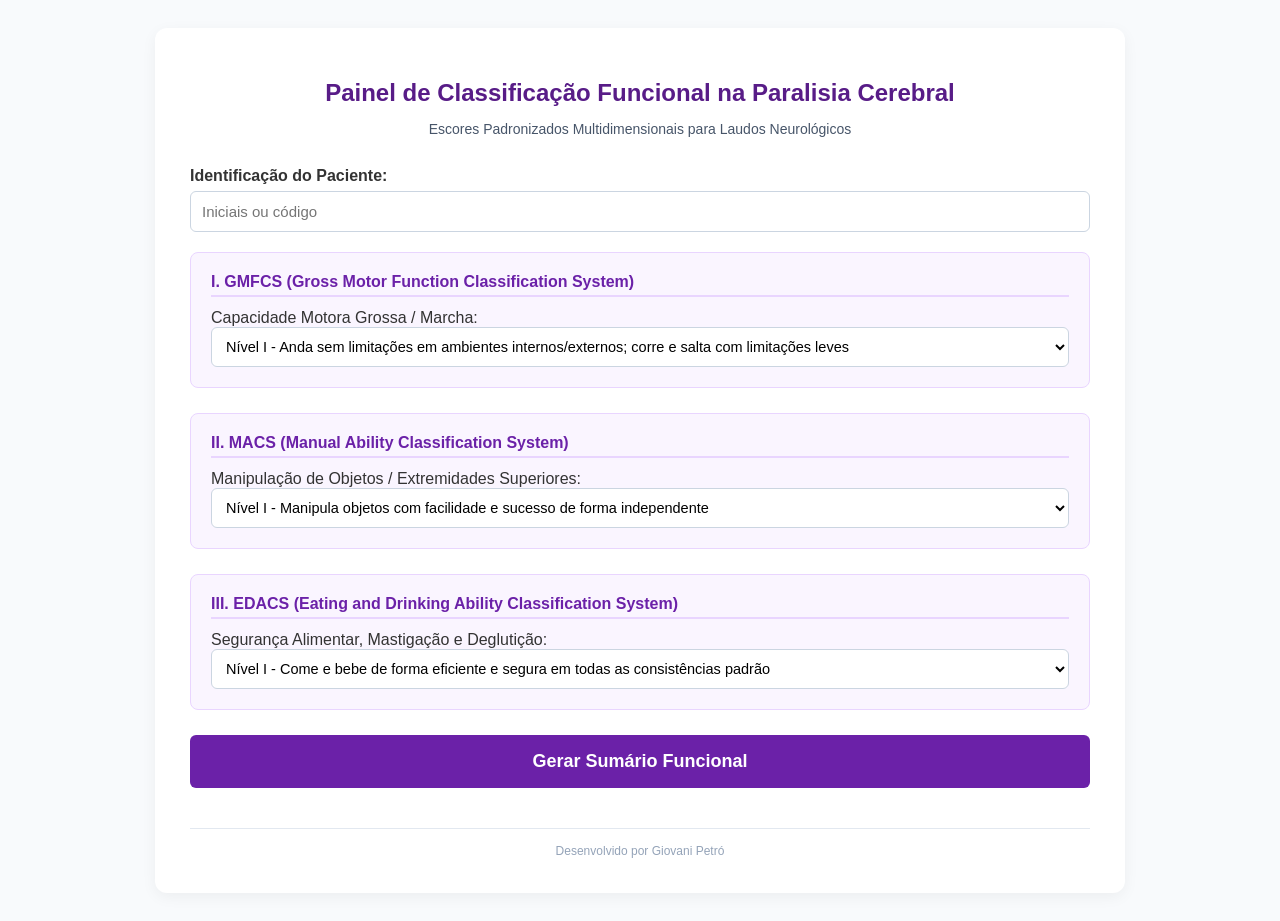
<file: Agrupador de Escores Funcionais para Paralisia Cerebral (GMFCS, MACS e EDACS).html>
<!DOCTYPE html>
<html lang="pt-BR">
<head>
    <meta charset="UTF-8">
    <meta name="viewport" content="width=device-width, initial-scale=1.0">
    <title>Escores Funcionais Paralisia Cerebral</title>
    <style>
        body { font-family: 'Segoe UI', Tahoma, Geneva, Verdana, sans-serif; background-color: #f8fafc; color: #333; padding: 20px; }
        .container { max-width: 900px; background: #ffffff; margin: 0 auto; padding: 35px; border-radius: 12px; box-shadow: 0 4px 15px rgba(0,0,0,0.05); }
        h1 { color: #581c87; text-align: center; margin-bottom: 5px; font-size: 24px; }
        p.subtitle { text-align: center; color: #475569; margin-bottom: 30px; font-size: 14px; }
        .form-group { margin-bottom: 20px; }
        input[type="text"] { width: 100%; padding: 11px; border: 1px solid #cbd5e1; border-radius: 6px; font-size: 15px; box-sizing: border-box; }
        .scale-card { background: #faf5ff; border: 1px solid #e9d5ff; border-radius: 8px; padding: 20px; margin-bottom: 25px; }
        .scale-title { font-size: 16px; font-weight: bold; color: #6b21a8; margin-bottom: 12px; border-bottom: 2px solid #e9d5ff; padding-bottom: 4px; }
        select { width: 100%; padding: 10px; border-radius: 6px; border: 1px solid #cbd5e1; font-size: 14.5px; background: #fff; }
        .btn-calc { display: block; width: 100%; background-color: #6b21a8; color: white; border: none; padding: 16px; font-size: 18px; border-radius: 6px; cursor: pointer; font-weight: bold; }
        .result-box { margin-top: 35px; padding: 25px; border-radius: 8px; background-color: #fdf4ff; border: 1px solid #f3e8ff; display: none; }
        .output-text { width: 100%; height: 260px; margin-top: 15px; padding: 12px; box-sizing: border-box; font-family: monospace; font-size: 13px; border: 1px solid #cbd5e0; background-color: #ffffff; resize: vertical; }
        footer { margin-top: 40px; text-align: center; font-size: 12px; color: #94a3b8; border-top: 1px solid #e2e8f0; padding-top: 15px; }
    </style>
</head>
<body>
<div class="container">
    <h1>Painel de Classificação Funcional na Paralisia Cerebral</h1>
    <p class="subtitle">Escores Padronizados Multidimensionais para Laudos Neurológicos</p>

    <div class="form-group">
        <label style="font-weight:bold; display:block; margin-bottom:6px;">Identificação do Paciente:</label>
        <input type="text" id="patientName" placeholder="Iniciais ou código">
    </div>

    <form id="pcForm">
        <!-- GMFCS -->
        <div class="scale-card">
            <div class="scale-title">I. GMFCS (Gross Motor Function Classification System)</div>
            <label for="gmfcs">Capacidade Motora Grossa / Marcha:</label>
            <select id="gmfcs">
                <option value="Nível I">Nível I - Anda sem limitações em ambientes internos/externos; corre e salta com limitações leves</option>
                <option value="Nível II">Nível II - Anda com limitações em superfícies irregulares/inclinações; limitações mínimas na comunidade</option>
                <option value="Nível III">Nível III - Anda utilizando dispositivo manual de mobilidade (andadores, bengalas); necessita de cadeira para longas distâncias</option>
                <option value="Nível IV">Nível IV - Auto-mobilidade severamente limitada; necessita de auxílio/cadeira motorizada em ambientes comunitários</option>
                <option value="Nível V">Nível V - Comprometimento motor severo restringe controle antigravitacional voluntário; transportado em cadeira de rodas manual</option>
            </select>
        </div>

        <!-- MACS -->
        <div class="scale-card">
            <div class="scale-title">II. MACS (Manual Ability Classification System)</div>
            <label for="macs">Manipulação de Objetos / Extremidades Superiores:</label>
            <select id="macs">
                <option value="Nível I">Nível I - Manipula objetos com facilidade e sucesso de forma independente</option>
                <option value="Nível II">Nível II - Manipula a maioria dos objetos, mas com velocidade e/ou precisão discretamente reduzidas</option>
                <option value="Nível III">Nível III - Manipula objetos com dificuldade; necessita de preparação ou adaptação do ambiente</option>
                <option value="Nível IV">Nível IV - Manipula apenas seleção limitada de objetos fáceis em situações muito estruturadas</option>
                <option value="Nível V">Nível V - Não manipula objetos; restrição profunda mesmo para atos motores elementares assistidos</option>
            </select>
        </div>

        <!-- EDACS -->
        <div class="scale-card">
            <div class="scale-title">III. EDACS (Eating and Drinking Ability Classification System)</div>
            <label for="edacs">Segurança Alimentar, Mastigação e Deglutição:</label>
            <select id="edacs">
                <option value="Nível I">Nível I - Come e bebe de forma eficiente e segura em todas as consistências padrão</option>
                <option value="Nível II">Nível II - Come e bebe com segurança, mas com alguma lentidão ou perda discreta de alimento pela comissura</option>
                <option value="Nível III">Nível III - Come e bebe com limitações na eficiência; risco moderado de engasgo/aspiração crônica</option>
                <option value="Nível IV">Nível IV - Limitações severas na segurança; alto risco aspirativo necessitando de consistências muito modificadas</option>
                <option value="Nível V">Nível V - Incapaz de se alimentar por via oral com segurança; indicação estrita de via alternativa (GTT/SNE)</option>
            </select>
        </div>

        <button type="button" class="btn-calc" onclick="calcularPC()">Gerar Sumário Funcional</button>
    </form>

    <div id="resultBox" class="result-box">
        <h3 style="margin-top:0; color:#581c87;">Escores Compilados para Emissão de Laudo</h3>
        <textarea id="outputText" class="output-text" readonly></textarea>
        <button style="background-color:#4b5563; color:white; border:none; padding:10px 20px; cursor:pointer; border-radius:6px; font-weight:bold;" onclick="navigator.clipboard.writeText(document.getElementById('outputText').value); alert('Copiado!')">Copiar Bloco Funcional</button>
    </div>
    <footer>Desenvolvido por Giovani Petró</footer>
</div>
<script>
    function calcularPC() {
        const nome = document.getElementById('patientName').value || "Não identificado";
        const g = document.getElementById('gmfcs').value;
        const m = document.getElementById('macs').value;
        const e = document.getElementById('edacs').value;

        let txt = `SUMÁRIO DE PERFIL FUNCIONAL – PARALISIA CEREBRAL (PC)\nDesenvolvido por: Giovani Petró\n`;
        txt += `Paciente: ${nome} | Data: ${new Date().toLocaleDateString('pt-BR')}\n`;
        txt += `======================================================================\n`;
        txt += `MENSURAÇÃO MULTIDIMENSIONAL DO DESEMPENHO:\n\n`;
        txt += `• Mobilidade Grossa (GMFCS): ........ ${g}\n`;
        txt += `• Destreza/Habilidade Manual (MACS): . ${m}\n`;
        txt += `• Segurança Alimentar (EDACS): ...... ${e}\n`;
        txt += `======================================================================\n`;
        txt += `Conclusão Neurológica: O enquadramento funcional acima descreve de forma\n`;
        txt += `padronizada internacional o status adaptativo atual do paciente, servindo como\n`;
        txt += `critério objetivo para o dimensionamento de terapias integradas necessárias.\n`;
        txt += `======================================================================\n`;

        document.getElementById('outputText').value = txt;
        document.getElementById('resultBox').style.display = "block";
    }
</script>
</body>
</html>
</file>
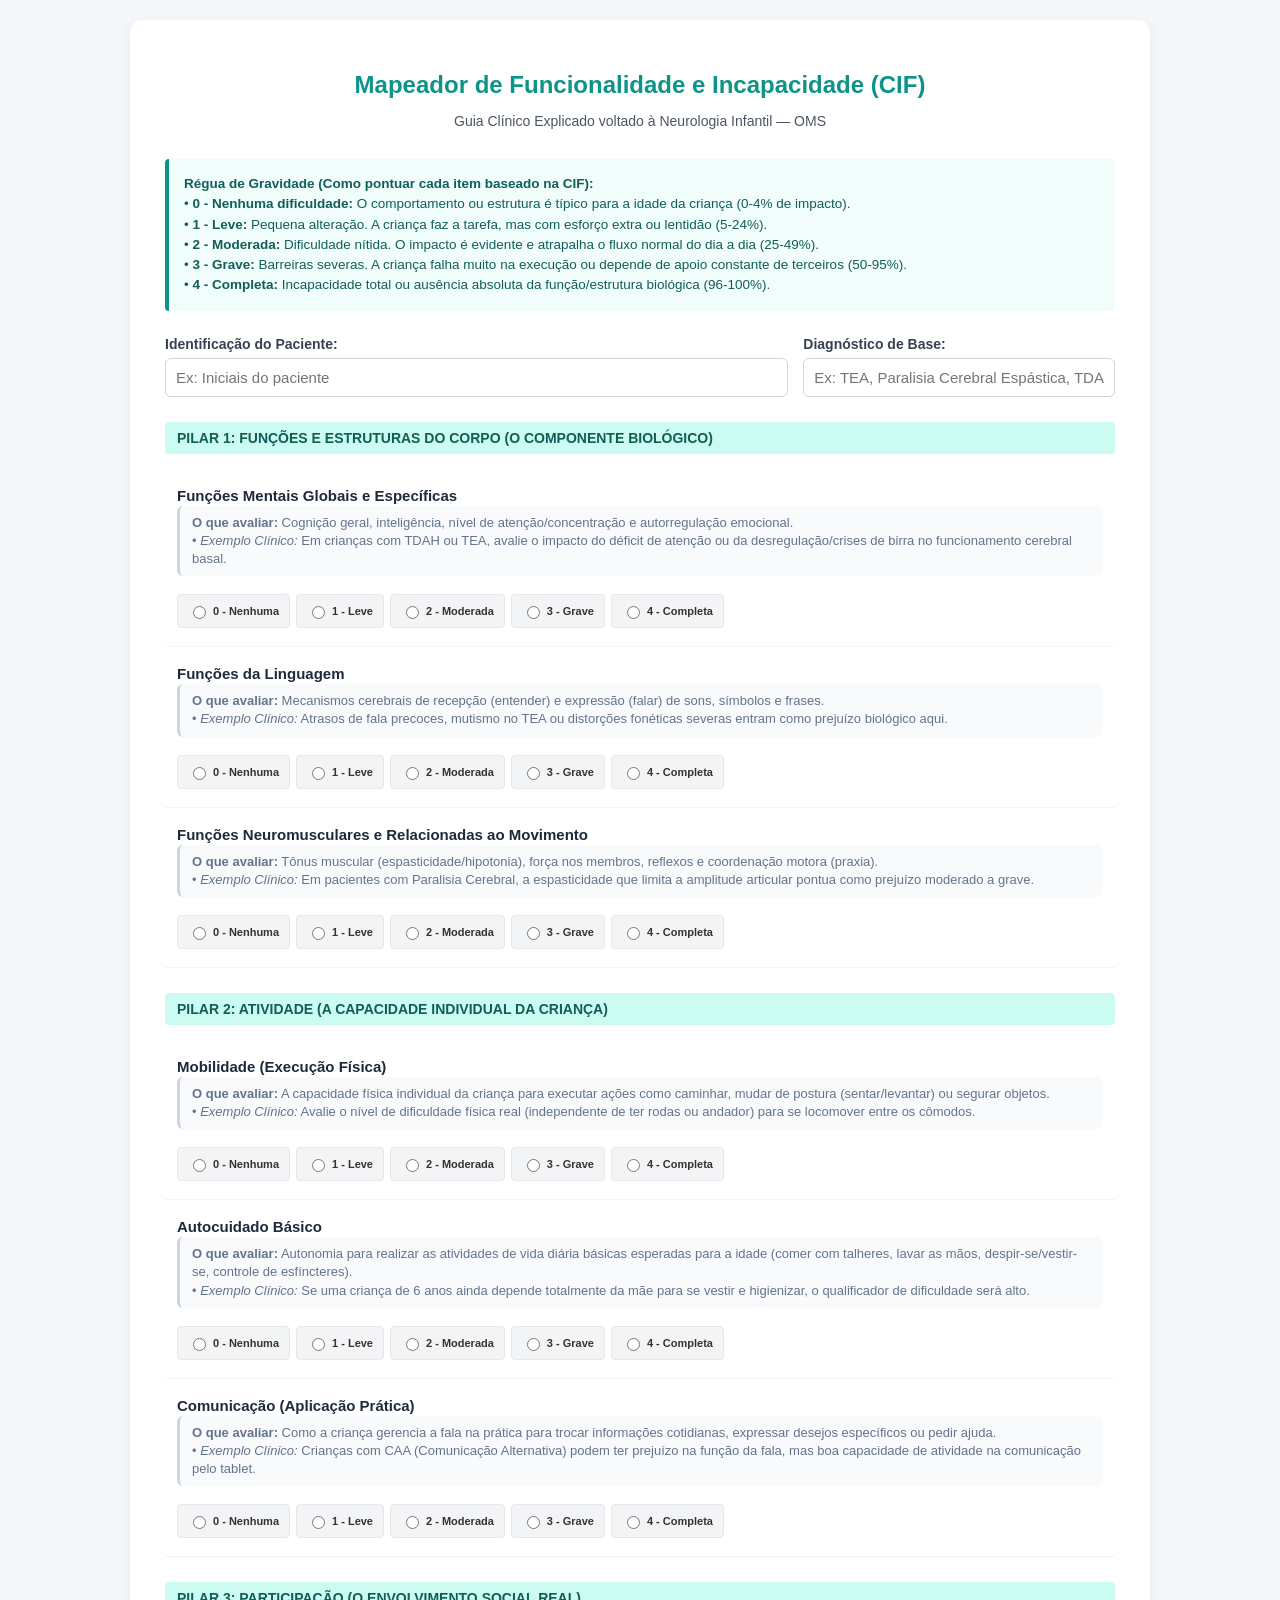
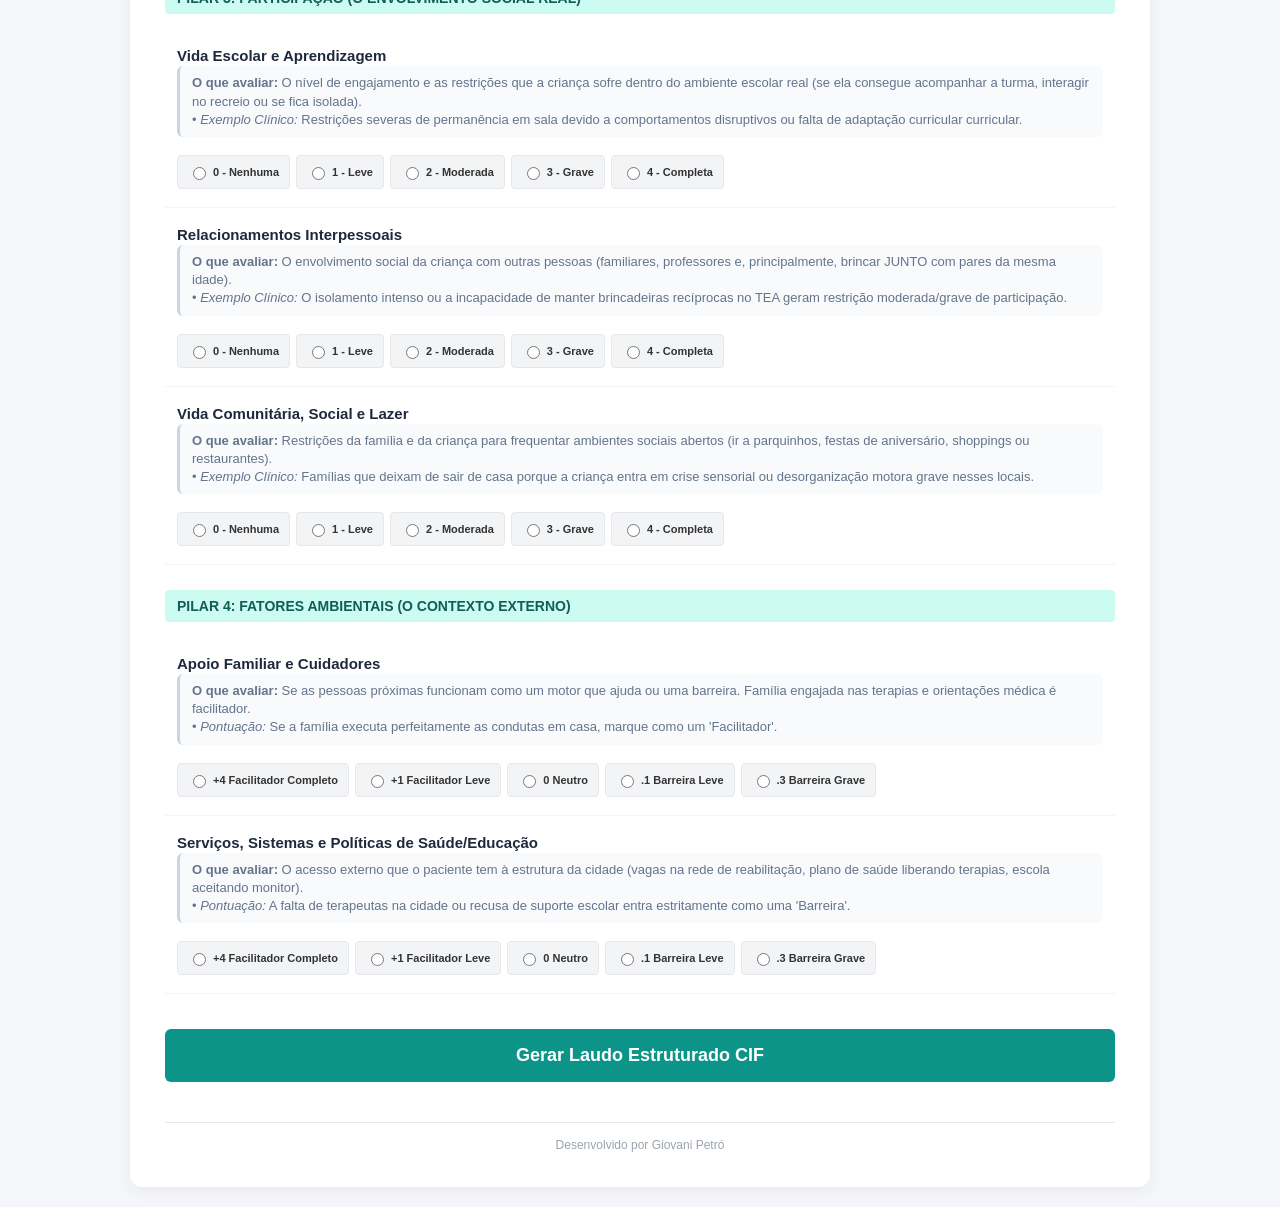
<file: Aplicativo Mapeador da CIF.html>
<!DOCTYPE html>
<html lang="pt-BR">
<head>
    <meta charset="UTF-8">
    <meta name="viewport" content="width=device-width, initial-scale=1.0">
    <title>Mapeador Clínico CIF - Neuropediatria</title>
    <style>
        body {
            font-family: 'Segoe UI', Tahoma, Geneva, Verdana, sans-serif;
            background-color: #f4f6f9;
            color: #333;
            margin: 0;
            padding: 20px;
        }
        .container {
            max-width: 950px;
            background: #ffffff;
            margin: 0 auto;
            padding: 35px;
            border-radius: 12px;
            box-shadow: 0 4px 15px rgba(0,0,0,0.05);
        }
        h1 {
            color: #0d9488;
            text-align: center;
            margin-bottom: 5px;
            font-size: 24px;
        }
        p.subtitle {
            text-align: center;
            color: #4b5563;
            margin-bottom: 30px;
            font-size: 14px;
        }
        .info-box {
            background-color: #f0fdfa;
            border-left: 4px solid #0d9488;
            padding: 15px;
            border-radius: 4px;
            margin-bottom: 25px;
            font-size: 13.5px;
            line-height: 1.5;
            color: #115e59;
        }
        .patient-info {
            display: grid;
            grid-template-columns: 2fr 1fr;
            gap: 15px;
            margin-bottom: 25px;
        }
        label.field-label {
            font-weight: bold;
            display: block;
            margin-bottom: 6px;
            color: #374151;
            font-size: 14px;
        }
        input[type="text"] {
            width: 100%;
            padding: 10px;
            box-sizing: border-box;
            border: 1px solid #d1d5db;
            border-radius: 6px;
            font-size: 15px;
        }
        .section-header {
            background-color: #ccfbf1;
            color: #115e59;
            padding: 8px 12px;
            font-weight: bold;
            font-size: 14px;
            border-radius: 4px;
            margin: 25px 0 15px 0;
            text-transform: uppercase;
        }
        .item-row {
            padding: 18px 12px;
            border-bottom: 1px solid #f3f4f6;
            display: flex;
            flex-direction: column;
            gap: 12px;
        }
        .item-text {
            font-size: 15px;
            font-weight: bold;
            color: #1e293b;
        }
        .item-help {
            font-size: 13px;
            color: #64748b;
            line-height: 1.4;
            margin-top: 2px;
            background-color: #f8fafc;
            padding: 8px 12px;
            border-radius: 6px;
            border-left: 3px solid #cbd5e1;
        }
        .options-group {
            display: flex;
            flex-wrap: wrap;
            gap: 6px;
            margin-top: 6px;
        }
        .options-group label {
            cursor: pointer;
            font-size: 11px;
            font-weight: 600;
            background: #f3f4f6;
            padding: 8px 10px;
            border-radius: 4px;
            border: 1px solid #e5e7eb;
            transition: all 0.2s;
            display: flex;
            align-items: center;
            gap: 4px;
        }
        .options-group label:hover {
            background: #e5e7eb;
        }
        .btn-calc {
            display: block;
            width: 100%;
            background-color: #0d9488;
            color: white;
            border: none;
            padding: 16px;
            font-size: 18px;
            border-radius: 6px;
            cursor: pointer;
            margin-top: 35px;
            font-weight: bold;
        }
        .btn-calc:hover {
            background-color: #0f766e;
        }
        .result-box {
            margin-top: 35px;
            padding: 25px;
            border-radius: 8px;
            background-color: #f0fdfa;
            border: 1px solid #b9f6f0;
            display: none;
        }
        .output-text {
            width: 100%;
            height: 380px;
            margin-top: 15px;
            padding: 12px;
            box-sizing: border-box;
            font-family: monospace;
            font-size: 13px;
            border: 1px solid #cbd5e0;
            border-radius: 6px;
            background-color: #ffffff;
            resize: vertical;
            line-height: 1.4;
        }
        .btn-copy {
            background-color: #4b5563;
            color: white;
            border: none;
            padding: 10px 20px;
            cursor: pointer;
            border-radius: 6px;
            margin-top: 10px;
            font-weight: bold;
        }
        footer {
            margin-top: 40px;
            text-align: center;
            font-size: 12px;
            color: #9ca3af;
            border-top: 1px solid #e5e7eb;
            padding-top: 15px;
        }
    </style>
</head>
<body>

<div class="container">
    <h1>Mapeador de Funcionalidade e Incapacidade (CIF)</h1>
    <p class="subtitle">Guia Clínico Explicado voltado à Neurologia Infantil — OMS</p>

    <div class="info-box">
        <strong>Régua de Gravidade (Como pontuar cada item baseado na CIF):</strong><br>
        • <strong>0 - Nenhuma dificuldade:</strong> O comportamento ou estrutura é típico para a idade da criança (0-4% de impacto).<br>
        • <strong>1 - Leve:</strong> Pequena alteração. A criança faz a tarefa, mas com esforço extra ou lentidão (5-24%).<br>
        • <strong>2 - Moderada:</strong> Dificuldade nítida. O impacto é evidente e atrapalha o fluxo normal do dia a dia (25-49%).<br>
        • <strong>3 - Grave:</strong> Barreiras severas. A criança falha muito na execução ou depende de apoio constante de terceiros (50-95%).<br>
        • <strong>4 - Completa:</strong> Incapacidade total ou ausência absoluta da função/estrutura biológica (96-100%).
    </div>

    <div class="patient-info">
        <div>
            <label class="field-label" for="patientName">Identificação do Paciente:</label>
            <input type="text" id="patientName" placeholder="Ex: Iniciais do paciente">
        </div>
        <div>
            <label class="field-label" for="diagnosis">Diagnóstico de Base:</label>
            <input type="text" id="diagnosis" placeholder="Ex: TEA, Paralisia Cerebral Espástica, TDAH">
        </div>
    </div>

    <form id="cifForm">
        <div class="section-header">Pilar 1: Funções e Estruturas do Corpo (O Componente Biológico)</div>
        <div id="secFuncoes"></div>

        <div class="section-header">Pilar 2: Atividade (A Capacidade Individual da Criança)</div>
        <div id="secAtividades"></div>

        <div class="section-header">Pilar 3: Participação (O Envolvimento Social Real)</div>
        <div id="secParticipacao"></div>

        <div class="section-header">Pilar 4: Fatores Ambientais (O Contexto Externo)</div>
        <div id="secAmbientais"></div>

        <button type="button" class="btn-calc" onclick="calcularCIF()">Gerar Laudo Estruturado CIF</button>
    </form>

    <div id="resultBox" class="result-box">
        <h3 style="margin-top: 0; color: #0f766e; font-size: 18px; border-bottom: 1px solid #b9f6f0; padding-bottom: 8px;">Laudo Biopsicossocial Sincronizado</h3>
        <textarea id="outputText" class="output-text" readonly></textarea>
        <button class="btn-copy" onclick="copiarTexto()">Copiar para Área de Transferência</button>
    </div>

    <footer>
        Desenvolvido por Giovani Petró
    </footer>
</div>

<script>
    const itensCIF = [
        // Funções do Corpo
        { 
            id: 1, cat: "fun", 
            text: "Funções Mentais Globais e Específicas", 
            help: "<strong>O que avaliar:</strong> Cognição geral, inteligência, nível de atenção/concentração e autorregulação emocional.<br>• <em>Exemplo Clínico:</em> Em crianças com TDAH ou TEA, avalie o impacto do déficit de atenção ou da desregulação/crises de birra no funcionamento cerebral basal." 
        },
        { 
            id: 2, cat: "fun", 
            text: "Funções da Linguagem", 
            help: "<strong>O que avaliar:</strong> Mecanismos cerebrais de recepção (entender) e expressão (falar) de sons, símbolos e frases.<br>• <em>Exemplo Clínico:</em> Atrasos de fala precoces, mutismo no TEA ou distorções fonéticas severas entram como prejuízo biológico aqui." 
        },
        { 
            id: 3, cat: "fun", 
            text: "Funções Neuromusculares e Relacionadas ao Movimento", 
            help: "<strong>O que avaliar:</strong> Tônus muscular (espasticidade/hipotonia), força nos membros, reflexos e coordenação motora (praxia).<br>• <em>Exemplo Clínico:</em> Em pacientes com Paralisia Cerebral, a espasticidade que limita a amplitude articular pontua como prejuízo moderado a grave." 
        },
        
        // Atividade
        { 
            id: 4, cat: "ati", text: "Mobilidade (Execução Física)", 
            help: "<strong>O que avaliar:</strong> A capacidade física individual da criança para executar ações como caminhar, mudar de postura (sentar/levantar) ou segurar objetos.<br>• <em>Exemplo Clínico:</em> Avalie o nível de dificuldade física real (independente de ter rodas ou andador) para se locomover entre os cômodos." 
        },
        { 
            id: 5, cat: "ati", text: "Autocuidado Básico", 
            help: "<strong>O que avaliar:</strong> Autonomia para realizar as atividades de vida diária básicas esperadas para a idade (comer com talheres, lavar as mãos, despir-se/vestir-se, controle de esfíncteres).<br>• <em>Exemplo Clínico:</em> Se uma criança de 6 anos ainda depende totalmente da mãe para se vestir e higienizar, o qualificador de dificuldade será alto." 
        },
        { 
            id: 6, cat: "ati", text: "Comunicação (Aplicação Prática)", 
            help: "<strong>O que avaliar:</strong> Como a criança gerencia a fala na prática para trocar informações cotidianas, expressar desejos específicos ou pedir ajuda.<br>• <em>Exemplo Clínico:</em> Crianças com CAA (Comunicação Alternativa) podem ter prejuízo na função da fala, mas boa capacidade de atividade na comunicação pelo tablet." 
        },
        
        // Participação
        { 
            id: 7, cat: "par", text: "Vida Escolar e Aprendizagem", 
            help: "<strong>O que avaliar:</strong> O nível de engajamento e as restrições que a criança sofre dentro do ambiente escolar real (se ela consegue acompanhar a turma, interagir no recreio ou se fica isolada).<br>• <em>Exemplo Clínico:</em> Restrições severas de permanência em sala devido a comportamentos disruptivos ou falta de adaptação curricular curricular." 
        },
        { 
            id: 8, cat: "par", text: "Relacionamentos Interpessoais", 
            help: "<strong>O que avaliar:</strong> O envolvimento social da criança com outras pessoas (familiares, professores e, principalmente, brincar JUNTO com pares da mesma idade).<br>• <em>Exemplo Clínico:</em> O isolamento intenso ou a incapacidade de manter brincadeiras recíprocas no TEA geram restrição moderada/grave de participação." 
        },
        { 
            id: 9, cat: "par", text: "Vida Comunitária, Social e Lazer", 
            help: "<strong>O que avaliar:</strong> Restrições da família e da criança para frequentar ambientes sociais abertos (ir a parquinhos, festas de aniversário, shoppings ou restaurantes).<br>• <em>Exemplo Clínico:</em> Famílias que deixam de sair de casa porque a criança entra em crise sensorial ou desorganização motora grave nesses locais." 
        },
        
        // Fatores Ambientais
        { 
            id: 10, cat: "amb", text: "Apoio Familiar e Cuidadores", 
            help: "<strong>O que avaliar:</strong> Se as pessoas próximas funcionam como um motor que ajuda ou uma barreira. Família engajada nas terapias e orientações médica é facilitador.<br>• <em>Pontuação:</em> Se a família executa perfeitamente as condutas em casa, marque como um 'Facilitador'." 
        },
        { 
            id: 11, cat: "amb", text: "Serviços, Sistemas e Políticas de Saúde/Educação", 
            help: "<strong>O que avaliar:</strong> O acesso externo que o paciente tem à estrutura da cidade (vagas na rede de reabilitação, plano de saúde liberando terapias, escola aceitando monitor).<br>• <em>Pontuação:</em> A falta de terapeutas na cidade ou recusa de suporte escolar entra estritamente como uma 'Barreira'." 
        }
    ];

    function renderizarForm() {
        itensCIF.forEach(p => {
            let targetId = "";
            if(p.cat === "fun") targetId = "secFuncoes";
            else if(p.cat === "ati") targetId = "secAtividades";
            else if(p.cat === "par") targetId = "secParticipacao";
            else if(p.cat === "amb") targetId = "secAmbientais";
            
            const targetDiv = document.getElementById(targetId);
            const row = document.createElement('div');
            row.className = 'item-row';
            
            let labelsText = p.cat === "amb" 
                ? `
                    <label><input type="radio" name="cif${p.id}" value="Facilitador Completo (+4)" required> +4 Facilitador Completo</label>
                    <label><input type="radio" name="cif${p.id}" value="Facilitador Leve (+1)"> +1 Facilitador Leve</label>
                    <label><input type="radio" name="cif${p.id}" value="Neutro (0)"> 0 Neutro</label>
                    <label><input type="radio" name="cif${p.id}" value="Barreira Leve (.1)"> .1 Barreira Leve</label>
                    <label><input type="radio" name="cif${p.id}" value="Barreira Grave (.3)"> .3 Barreira Grave</label>
                  `
                : `
                    <label><input type="radio" name="cif${p.id}" value="0 - Nenhuma" required> 0 - Nenhuma</label>
                    <label><input type="radio" name="cif${p.id}" value="1 - Leve"> 1 - Leve</label>
                    <label><input type="radio" name="cif${p.id}" value="2 - Moderada"> 2 - Moderada</label>
                    <label><input type="radio" name="cif${p.id}" value="3 - Grave"> 3 - Grave</label>
                    <label><input type="radio" name="cif${p.id}" value="4 - Completa"> 4 - Completa</label>
                  `;

            row.innerHTML = `
                <div>
                    <div class="item-text">${p.text}</div>
                    <div class="item-help">${p.help}</div>
                </div>
                <div class="options-group">${labelsText}</div>
            `;
            targetDiv.appendChild(row);
        });
    }

    function calcularCIF() {
        let ok = true;
        let laudoTexto = [];

        itensCIF.forEach(p => {
            const radio = document.querySelector(`input[name="cif${p.id}"]:checked`);
            if (!radio) { ok = false; return; }
            laudoTexto.push(`• ${p.text}: Enquadramento = [${radio.value}]`);
        });

        if (!ok) {
            alert("Por favor, preencha todos os domínios para gerar o laudo unificado da CIF.");
            return;
        }

        const nome = document.getElementById('patientName').value || "Não identificado";
        const diag = document.getElementById('diagnosis').value || "Não informado";

        let dataAtual = new Date().toLocaleDateString('pt-BR');
        let txt = `AVALIAÇÃO BIOPSICOSSOCIAL DE FUNCIONALIDADE – DIRETRIZES CIF (OMS)\n`;
        txt += `Data de Emissão: ${dataAtual}\n`;
        txt += `Paciente/ID: ${nome} | Diagnóstico de Base: ${diag}\n`;
        txt += `======================================================================\n`;
        txt += `MAPEAMENTO DOS QUALIFICADORES DA FUNCIONALIDADE:\n\n`;
        
        laudoTexto.forEach((linha, index) => {
            if(index === 0) txt += `[FUNÇÕES E ESTRUTURAS DO CORPO]\n`;
            if(index === 3) txt += `\n[ATIVIDADES DIÁRIAS / CAPACIDADE INDIVIDUAL]\n`;
            if(index === 6) txt += `\n[PARTICIPAÇÃO SOCIAL / RESTRITIVIDADE NO MEIO]\n`;
            if(index === 9) txt += `\n[CONTEXTO AMBIENTAL EXTERNO]\n`;
            txt += `${linha}\n`;
        });
        
        txt += `======================================================================\n`;
        txt += `PARECER NEUROPEDIÁTRICO CONTEXTUALIZADO:\n`;
        txt += `O mapeamento acima traduz a perda funcional e anatômica correlacionada\n`;
        txt += `aos limites de independência em tarefas e restrições de participação social.\n`;
        txt += `Os fatores ambientais foram ponderados como barreiras ou facilitadores\n`;
        txt += `para o pleno desenvolvimento e inclusão do paciente.\n`;
        txt += `======================================================================\n`;

        document.getElementById('outputText').value = txt;
        document.getElementById('resultBox').style.display = "block";
        document.getElementById('resultBox').scrollIntoView({ behavior: 'smooth' });
    }

    function copiarTexto() {
        const textElement = document.getElementById('outputText');
        textElement.select();
        navigator.clipboard.writeText(textElement.value);
        alert("Laudo biopsicossocial baseado na CIF copiado!");
    }

    window.onload = renderizarForm;
</script>

</body>
</html>
</file>
<file: assets/styles.css>
:root {
  --navy-950: #061224;
  --navy-900: #0a1a33;
  --navy-800: #0f2748;
  --navy-700: #163460;
  --navy-600: #1e4478;
  --blue-500: #2f6fd6;
  --blue-400: #4a8ef2;
  --blue-100: #e7f0ff;
  --white: #ffffff;
  --gray-50: #f6f8fb;
  --gray-100: #eef2f7;
  --gray-300: #ccd6e4;
  --gray-500: #6b7a90;
  --gray-700: #3c4a5e;
  --radius: 14px;
  --shadow-sm: 0 1px 3px rgba(6, 18, 36, 0.08);
  --shadow-md: 0 8px 24px rgba(6, 18, 36, 0.12);
  --shadow-lg: 0 16px 40px rgba(6, 18, 36, 0.18);
}

* { box-sizing: border-box; }

html, body {
  margin: 0;
  padding: 0;
}

body {
  font-family: "Segoe UI", system-ui, -apple-system, "Helvetica Neue", Arial, sans-serif;
  background: var(--gray-50);
  color: var(--navy-900);
  line-height: 1.5;
  -webkit-font-smoothing: antialiased;
}

/* ---------- Header ---------- */
.site-header {
  background: linear-gradient(160deg, var(--navy-950) 0%, var(--navy-800) 65%, var(--navy-700) 100%);
  color: var(--white);
  padding: 28px 20px 0;
  box-shadow: var(--shadow-lg);
}

.header-inner {
  max-width: 1200px;
  margin: 0 auto;
  display: flex;
  align-items: center;
  gap: 16px;
  padding-bottom: 24px;
}

.brand {
  display: flex;
  align-items: center;
  gap: 14px;
}

.brand-mark {
  display: inline-flex;
  align-items: center;
  justify-content: center;
  width: 52px;
  height: 52px;
  flex-shrink: 0;
  border-radius: 50%;
  background: rgba(74, 142, 242, 0.15);
  color: var(--blue-400);
  border: 1px solid rgba(74, 142, 242, 0.35);
}

.brand-text h1 {
  margin: 0;
  font-size: 1.6rem;
  font-weight: 700;
  letter-spacing: -0.02em;
  color: var(--white);
}

.subtitle {
  margin: 2px 0 0;
  font-size: 0.95rem;
  color: var(--blue-100);
  opacity: 0.85;
  font-weight: 400;
}

.search-bar-wrap {
  max-width: 900px;
  margin: 0 auto;
  padding-bottom: 26px;
  transform: translateY(2px);
}

.search-bar {
  display: flex;
  align-items: center;
  gap: 10px;
  background: var(--white);
  border-radius: 999px;
  padding: 14px 22px;
  box-shadow: var(--shadow-md);
  border: 1px solid rgba(255, 255, 255, 0.08);
}

.search-icon {
  color: var(--navy-600);
  flex-shrink: 0;
}

.search-bar input {
  flex: 1;
  border: none;
  outline: none;
  font-size: 1.05rem;
  color: var(--navy-900);
  background: transparent;
  min-width: 0;
}

.search-bar input::placeholder {
  color: var(--gray-500);
}

.clear-btn {
  border: none;
  background: var(--gray-100);
  color: var(--gray-700);
  width: 26px;
  height: 26px;
  border-radius: 50%;
  font-size: 1.1rem;
  line-height: 1;
  cursor: pointer;
  flex-shrink: 0;
  transition: background 0.15s ease;
}

.clear-btn:hover {
  background: var(--gray-300);
}

.result-count {
  color: var(--blue-100);
  font-size: 0.85rem;
  margin: 10px 4px 0;
  opacity: 0.85;
  min-height: 1.1em;
}

/* ---------- Main ---------- */
main {
  max-width: 1200px;
  margin: 0 auto;
  padding: 36px 20px 60px;
}

.category-section {
  margin-bottom: 44px;
}

.category-header {
  display: flex;
  align-items: baseline;
  gap: 10px;
  margin-bottom: 16px;
  padding-bottom: 10px;
  border-bottom: 2px solid var(--navy-800);
}

.category-header h2 {
  margin: 0;
  font-size: 1.25rem;
  color: var(--navy-900);
  font-weight: 700;
  letter-spacing: -0.01em;
}

.category-count {
  font-size: 0.85rem;
  color: var(--gray-500);
  font-weight: 500;
}

.card-grid {
  display: grid;
  grid-template-columns: repeat(auto-fill, minmax(260px, 1fr));
  gap: 18px;
}

.scale-card {
  display: block;
  background: var(--white);
  border-radius: var(--radius);
  padding: 20px;
  text-decoration: none;
  color: inherit;
  border: 1px solid var(--gray-100);
  box-shadow: var(--shadow-sm);
  transition: transform 0.18s ease, box-shadow 0.18s ease, border-color 0.18s ease;
  position: relative;
  overflow: hidden;
}

.scale-card::before {
  content: "";
  position: absolute;
  top: 0;
  left: 0;
  width: 4px;
  height: 100%;
  background: var(--blue-500);
  transform: scaleY(0);
  transform-origin: top;
  transition: transform 0.2s ease;
}

.scale-card:hover,
.scale-card:focus-visible {
  transform: translateY(-4px);
  box-shadow: var(--shadow-md);
  border-color: var(--blue-400);
}

.scale-card:hover::before,
.scale-card:focus-visible::before {
  transform: scaleY(1);
}

.scale-card h3 {
  margin: 0 0 8px;
  font-size: 1.05rem;
  font-weight: 700;
  color: var(--navy-900);
}

.scale-card p {
  margin: 0;
  font-size: 0.9rem;
  color: var(--gray-700);
}

.scale-card .summary {
  margin-top: 10px;
  padding-top: 10px;
  border-top: 1px dashed var(--gray-300);
  font-size: 0.82rem;
  color: var(--gray-500);
  display: flex;
  gap: 6px;
}

.scale-card .summary strong {
  color: var(--blue-500);
  flex-shrink: 0;
}

mark {
  background: #ffe28a;
  color: inherit;
  border-radius: 3px;
  padding: 0 1px;
}

.empty-state {
  text-align: center;
  color: var(--gray-500);
  font-size: 1.05rem;
  padding: 60px 20px;
}

.site-footer {
  text-align: center;
  padding: 20px;
  color: var(--gray-500);
  font-size: 0.82rem;
  border-top: 1px solid var(--gray-100);
}

@media (max-width: 560px) {
  .brand-text h1 { font-size: 1.3rem; }
  .search-bar { padding: 11px 16px; }
  .search-bar input { font-size: 0.95rem; }
}
</file>
